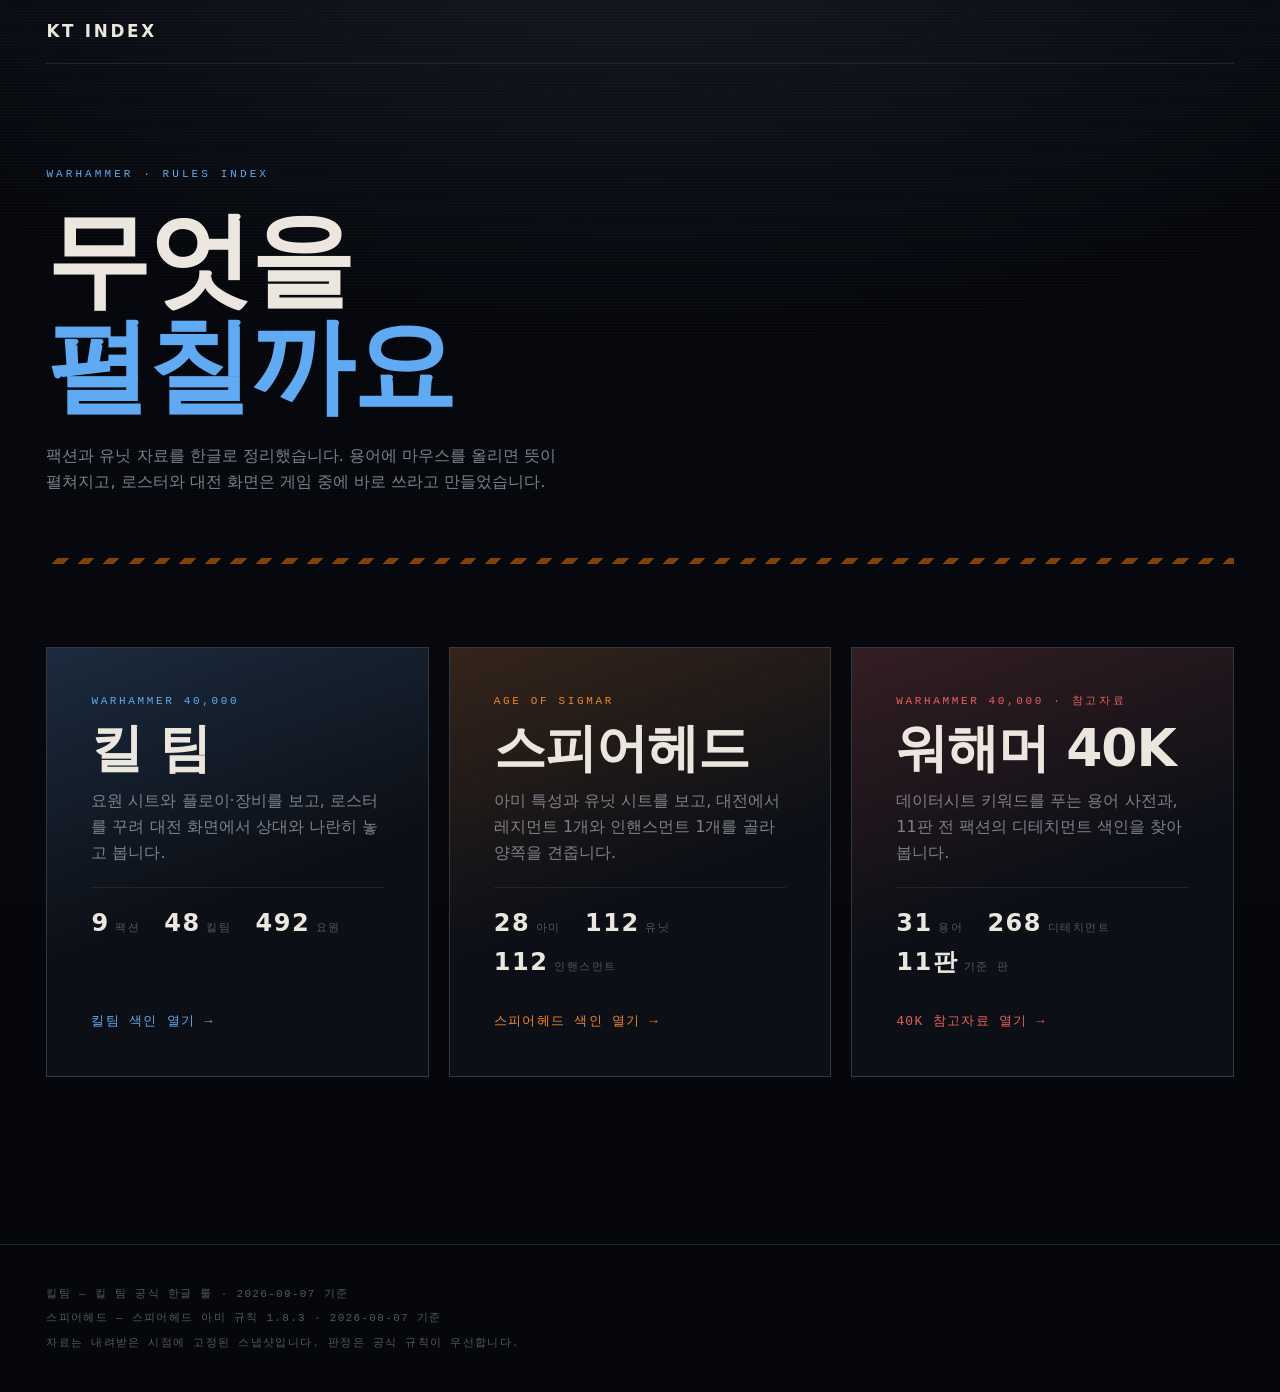
<file: public/index.html>
<!doctype html>
<html lang="ko">
  <head>
    <meta charset="utf-8" />
    <meta name="viewport" content="width=device-width, initial-scale=1" />
    <title>KT INDEX — 킬팀 · 스피어헤드 색인</title>
    <meta
      name="description"
      content="워해머 킬팀과 에이지 오브 시그마 스피어헤드의 팩션·유닛 자료를 한글로 찾아보는 색인."
    />
    <link rel="stylesheet" href="assets/css/tokens.css" />
    <link rel="stylesheet" href="assets/css/base.css" />
    <link rel="stylesheet" href="assets/css/components.css" />
  </head>
  <body>
    <header class="shell">
      <nav class="topbar" aria-label="주 메뉴">
        <a class="topbar__mark" href="index.html">KT INDEX</a>
      </nav>
    </header>

    <main class="shell" id="page">
      <section class="hero" aria-labelledby="hero-heading">
        <p class="eyebrow">Warhammer · Rules Index</p>
        <h1 class="hero__title" id="hero-heading">
          무엇을
          <em>펼칠까요</em>
        </h1>
        <p class="hero__lede">
          팩션과 유닛 자료를 한글로 정리했습니다. 용어에 마우스를 올리면 뜻이 펼쳐지고,
          로스터와 대전 화면은 게임 중에 바로 쓰라고 만들었습니다.
        </p>
      </section>

      <div class="hazard-rule" role="presentation"></div>

      <section class="section" aria-label="게임 고르기">
        <div class="game-grid">
          <a class="game-card" href="killteam.html" style="--accent: oklch(72% 0.13 250)">
            <p class="game-card__kicker">Warhammer 40,000</p>
            <h2 class="game-card__name">킬 팀</h2>
            <p class="game-card__desc">
              요원 시트와 플로이·장비를 보고, 로스터를 꾸려 대전 화면에서 상대와 나란히
              놓고 봅니다.
            </p>
            <div class="game-card__stats" id="kt-stats"></div>
            <span class="game-card__go">킬팀 색인 열기 →</span>
          </a>

          <a class="game-card" href="spearhead.html" style="--accent: oklch(72% 0.16 55)">
            <p class="game-card__kicker">Age of Sigmar</p>
            <h2 class="game-card__name">스피어헤드</h2>
            <p class="game-card__desc">
              아미 특성과 유닛 시트를 보고, 대전에서 레지먼트 1개와 인핸스먼트 1개를 골라
              양쪽을 견줍니다.
            </p>
            <div class="game-card__stats" id="aos-stats"></div>
            <span class="game-card__go">스피어헤드 색인 열기 →</span>
          </a>

          <a class="game-card" href="wh40k.html" style="--accent: oklch(66% 0.17 25)">
            <p class="game-card__kicker">Warhammer 40,000 · 참고자료</p>
            <h2 class="game-card__name">워해머 40K</h2>
            <p class="game-card__desc">
              데이터시트 키워드를 푸는 용어 사전과, 11판 전 팩션의 디테치먼트
              색인을 찾아봅니다.
            </p>
            <div class="game-card__stats" id="w40k-stats"></div>
            <span class="game-card__go">40K 참고자료 열기 →</span>
          </a>
        </div>
      </section>
    </main>

    <footer class="shell footer" id="site-footer"></footer>

    <script src="data/kt-data.js"></script>
    <script src="data/aos-data.js"></script>
    <script src="data/wh40k-data.js"></script>
    <script src="data/wh40k-detachments-data.js"></script>
    <script src="assets/js/page-home.js"></script>
  </body>
</html>
</file>
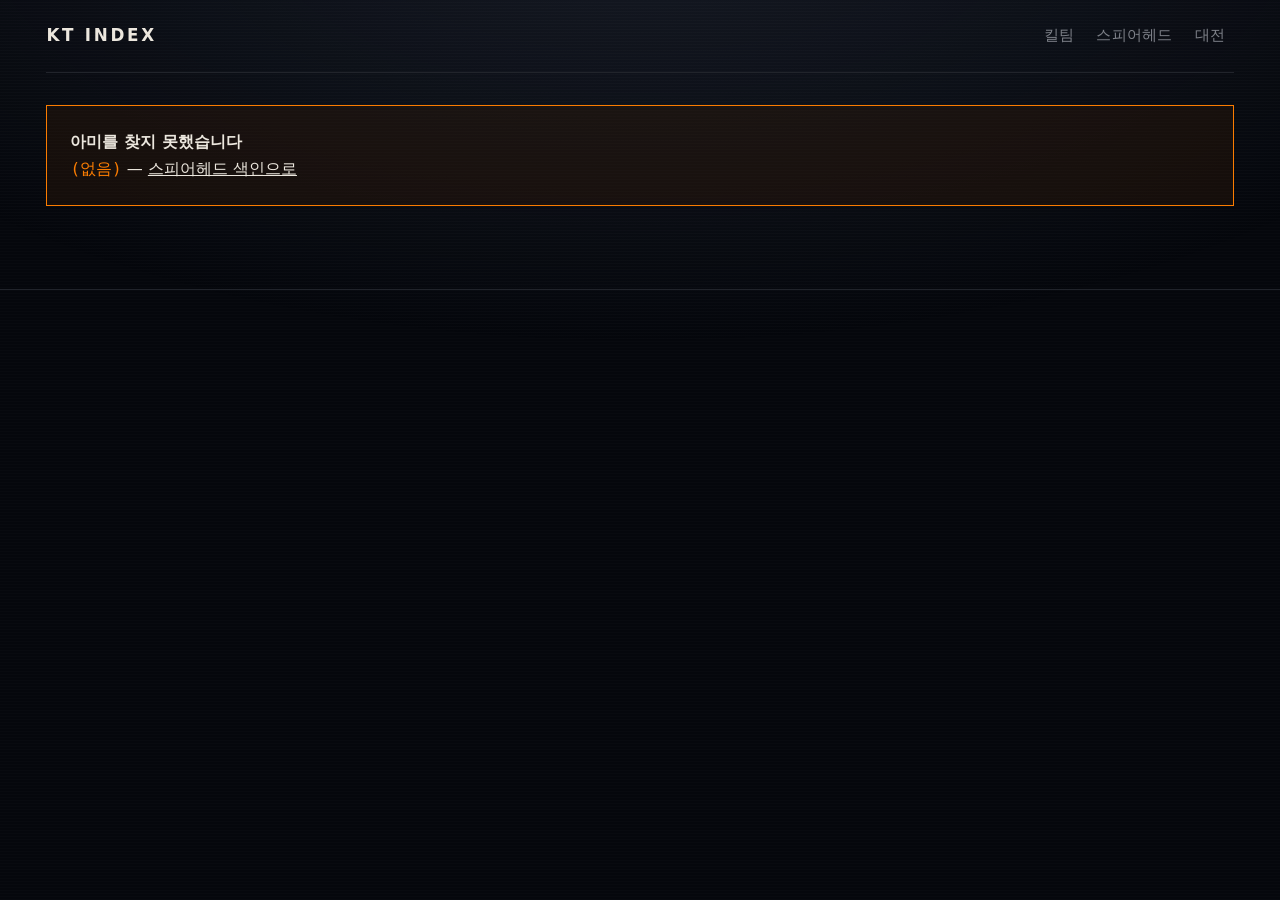
<file: public/army.html>
<!doctype html>
<html lang="ko">
  <head>
    <meta charset="utf-8" />
    <meta name="viewport" content="width=device-width, initial-scale=1" />
    <title>아미 — KT INDEX</title>
    <link rel="stylesheet" href="assets/css/tokens.css" />
    <link rel="stylesheet" href="assets/css/base.css" />
    <link rel="stylesheet" href="assets/css/components.css" />
  </head>
  <body>
    <header class="shell">
      <nav class="topbar" aria-label="주 메뉴">
        <a class="topbar__mark" href="index.html">KT INDEX</a>
        <div class="topbar__nav">
          <a href="killteam.html">킬팀</a>
          <a href="spearhead.html">스피어헤드</a>
          <a href="sh-versus.html">대전</a>
        </div>
      </nav>
    </header>

    <main class="shell" id="page">
      <section class="section--tight">
        <a class="backlink" href="spearhead.html">← 스피어헤드 색인</a>

        <div class="dossier">
          <p class="eyebrow" id="army-faction">–</p>
          <h1 class="dossier__title"><span id="army-name">–</span></h1>
          <div class="dossier__facts" id="army-facts"></div>
        </div>
      </section>

      <nav class="jumpbar" aria-label="구획 이동">
        <a href="#always">아미 특성</a>
        <a href="#regiment">레지먼트</a>
        <a href="#enhancement">인핸스먼트</a>
        <a href="#units">유닛</a>
      </nav>

      <section class="section" id="always" aria-labelledby="always-heading">
        <div class="section__head"><h2 id="always-heading">아미 특성</h2></div>
        <div id="always-body"></div>
      </section>

      <section class="section" id="regiment" aria-labelledby="regiment-heading">
        <div class="section__head">
          <h2 id="regiment-heading">레지먼트 어빌리티</h2>
          <span class="section__count">게임 중 <span id="regiment-count">–</span>개 중 1개 선택</span>
        </div>
        <div id="regiment-body"></div>
      </section>

      <section class="section" id="enhancement" aria-labelledby="enhancement-heading">
        <div class="section__head">
          <h2 id="enhancement-heading">인핸스먼트</h2>
          <span class="section__count">게임 중 <span id="enhancement-count">–</span>개 중 1개 선택</span>
        </div>
        <div id="enhancement-body"></div>
      </section>

      <section class="section" id="units" aria-labelledby="units-heading">
        <div class="section__head">
          <h2 id="units-heading">유닛</h2>
          <span class="section__count"><span id="unit-count">–</span>종</span>
        </div>
        <div class="op-list" id="unit-list"></div>
      </section>
    </main>

    <footer class="shell footer" id="site-footer"></footer>

    <script src="data/aos-data.js"></script>
    <script src="assets/js/aos-store.js"></script>
    <script src="assets/js/page-army.js"></script>
  </body>
</html>
</file>
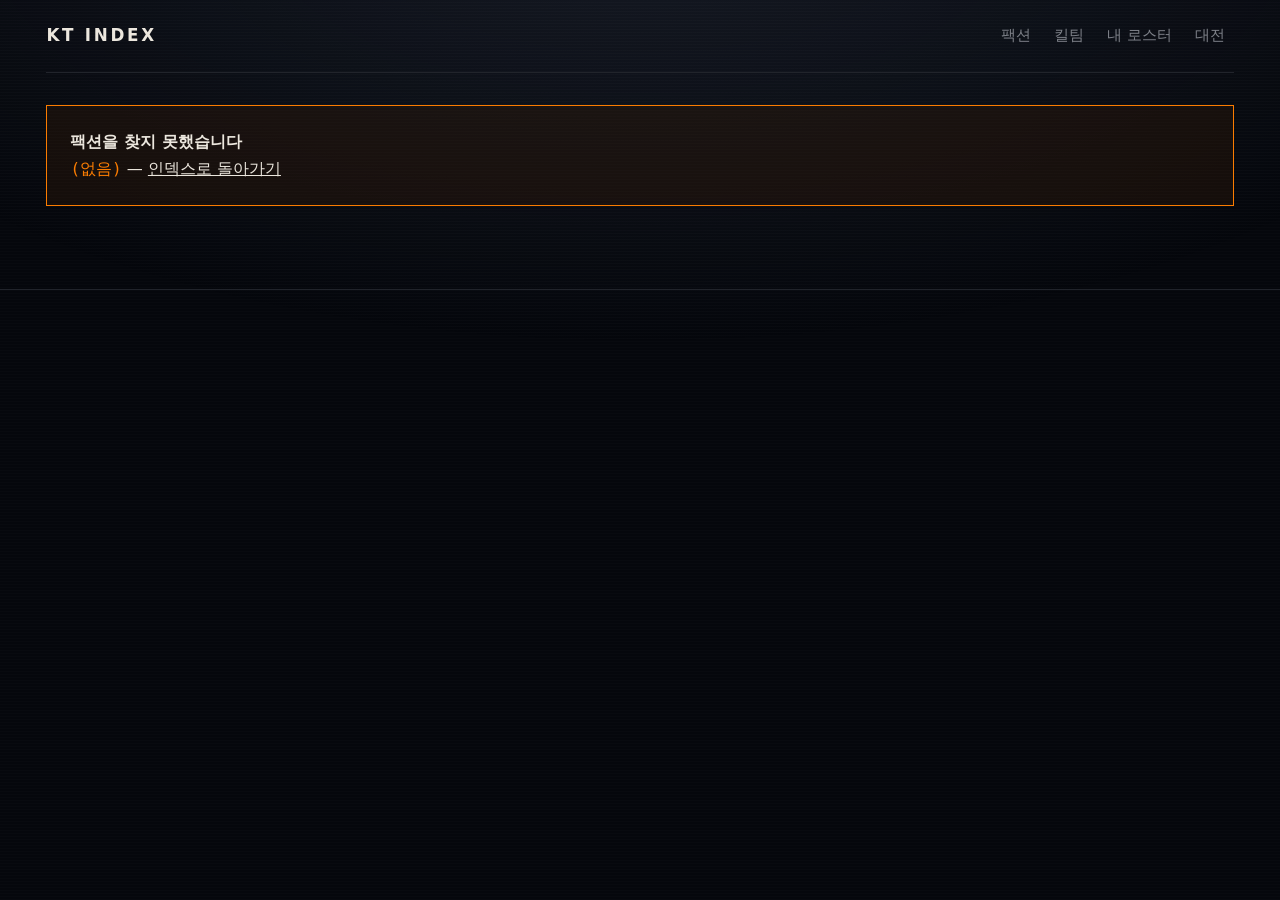
<file: public/faction.html>
<!doctype html>
<html lang="ko">
  <head>
    <meta charset="utf-8" />
    <meta name="viewport" content="width=device-width, initial-scale=1" />
    <title>팩션 — KT INDEX</title>
    <link rel="stylesheet" href="assets/css/tokens.css" />
    <link rel="stylesheet" href="assets/css/base.css" />
    <link rel="stylesheet" href="assets/css/components.css" />
  </head>
  <body>
    <header class="shell">
      <nav class="topbar" aria-label="주 메뉴">
        <a class="topbar__mark" href="index.html">KT INDEX</a>
        <div class="topbar__nav">
          <a href="killteam.html">팩션</a>
          <a href="killteam.html#kill-teams">킬팀</a>
          <a href="roster.html">내 로스터</a>
          <a href="versus.html">대전</a>
        </div>
      </nav>
    </header>

    <main class="shell" id="page">
      <section class="section--tight" aria-labelledby="faction-heading">
        <a class="backlink" href="killteam.html">← 팩션 색인</a>

        <h1 class="hero__title" id="faction-heading" style="font-size: var(--text-title)">
          <span id="faction-name-ko">–</span>
          <em id="faction-name-en">–</em>
        </h1>
        <div class="dossier__facts" id="faction-facts"></div>
      </section>

      <div class="hazard-rule" role="presentation"></div>

      <section class="section" aria-labelledby="teams-heading">
        <div class="section__head">
          <h2 id="teams-heading">소속 킬팀</h2>
          <span class="section__count" id="team-count">–</span>
        </div>
        <div class="team-grid" id="team-grid"></div>
      </section>
    </main>

    <footer class="shell footer" id="site-footer"></footer>

    <script src="data/kt-data.js"></script>
    <script src="assets/js/store.js"></script>
    <script src="assets/js/page-faction.js"></script>
  </body>
</html>
</file>
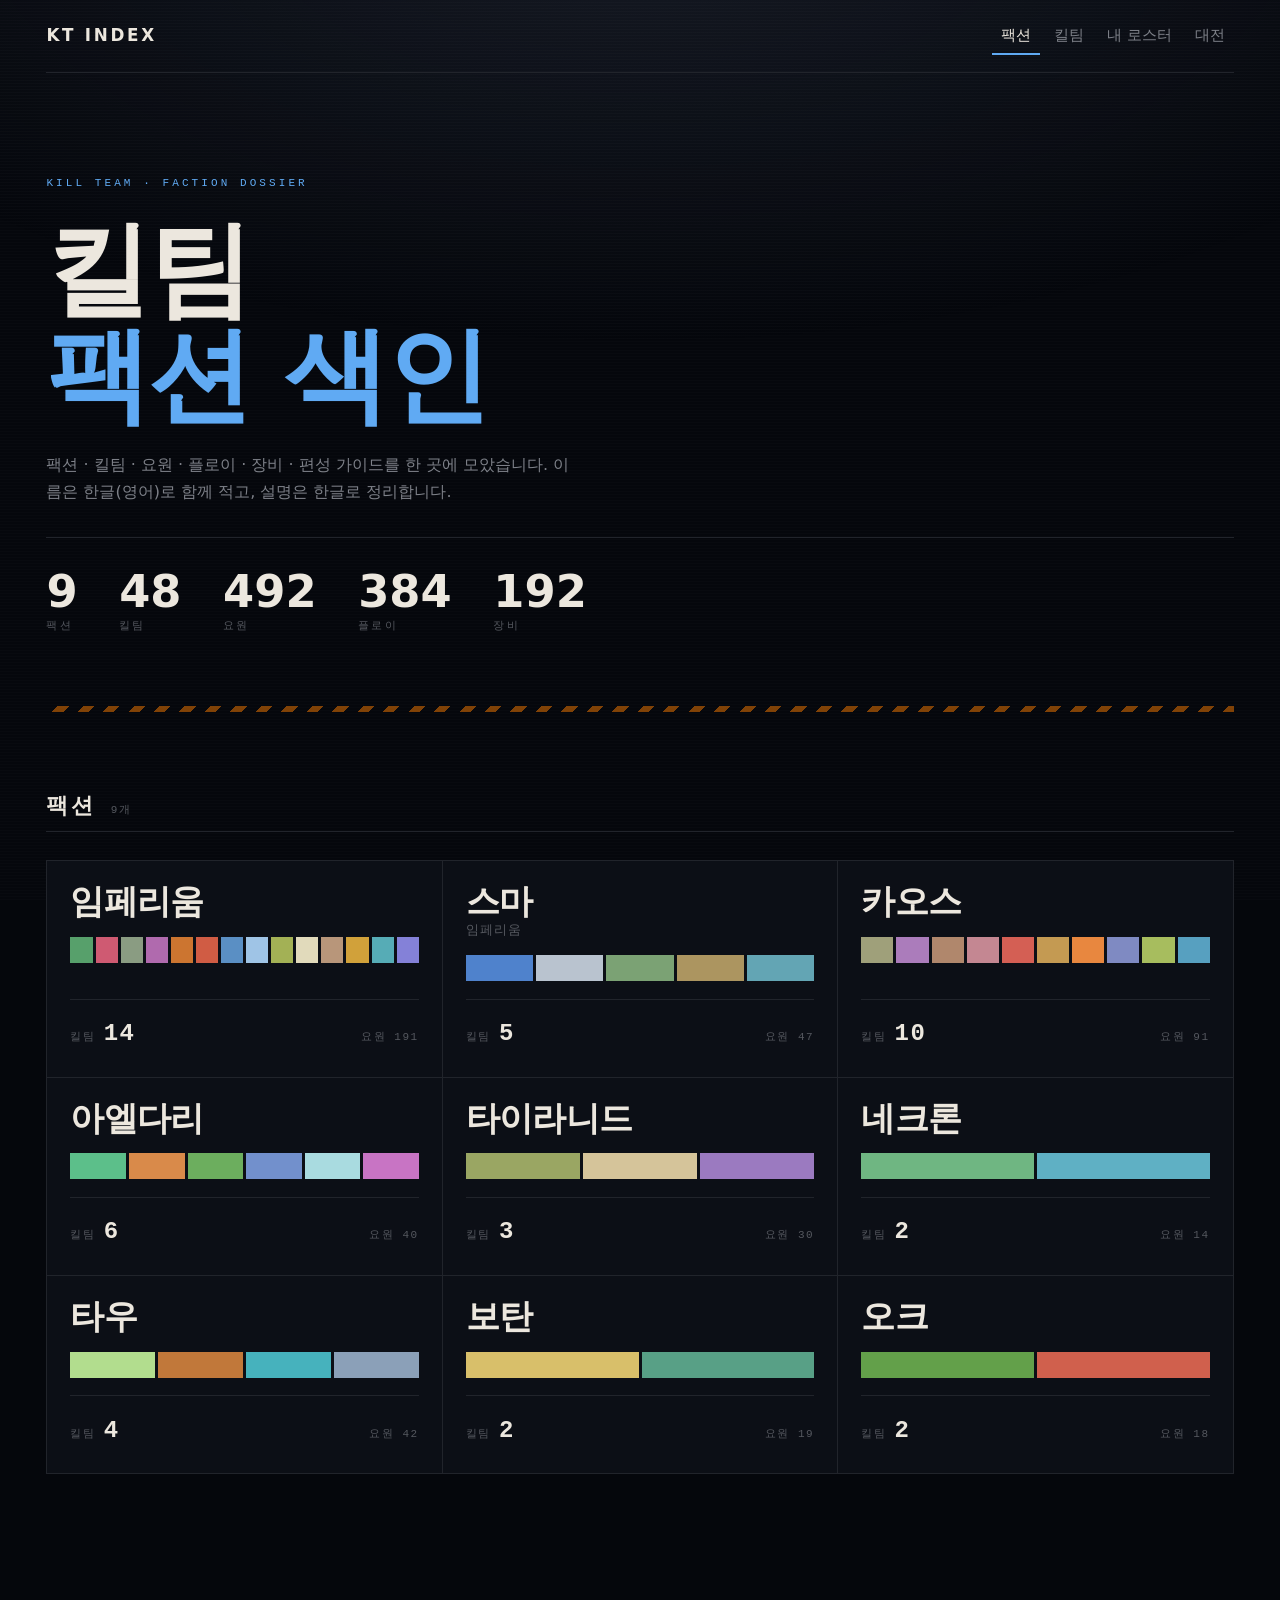
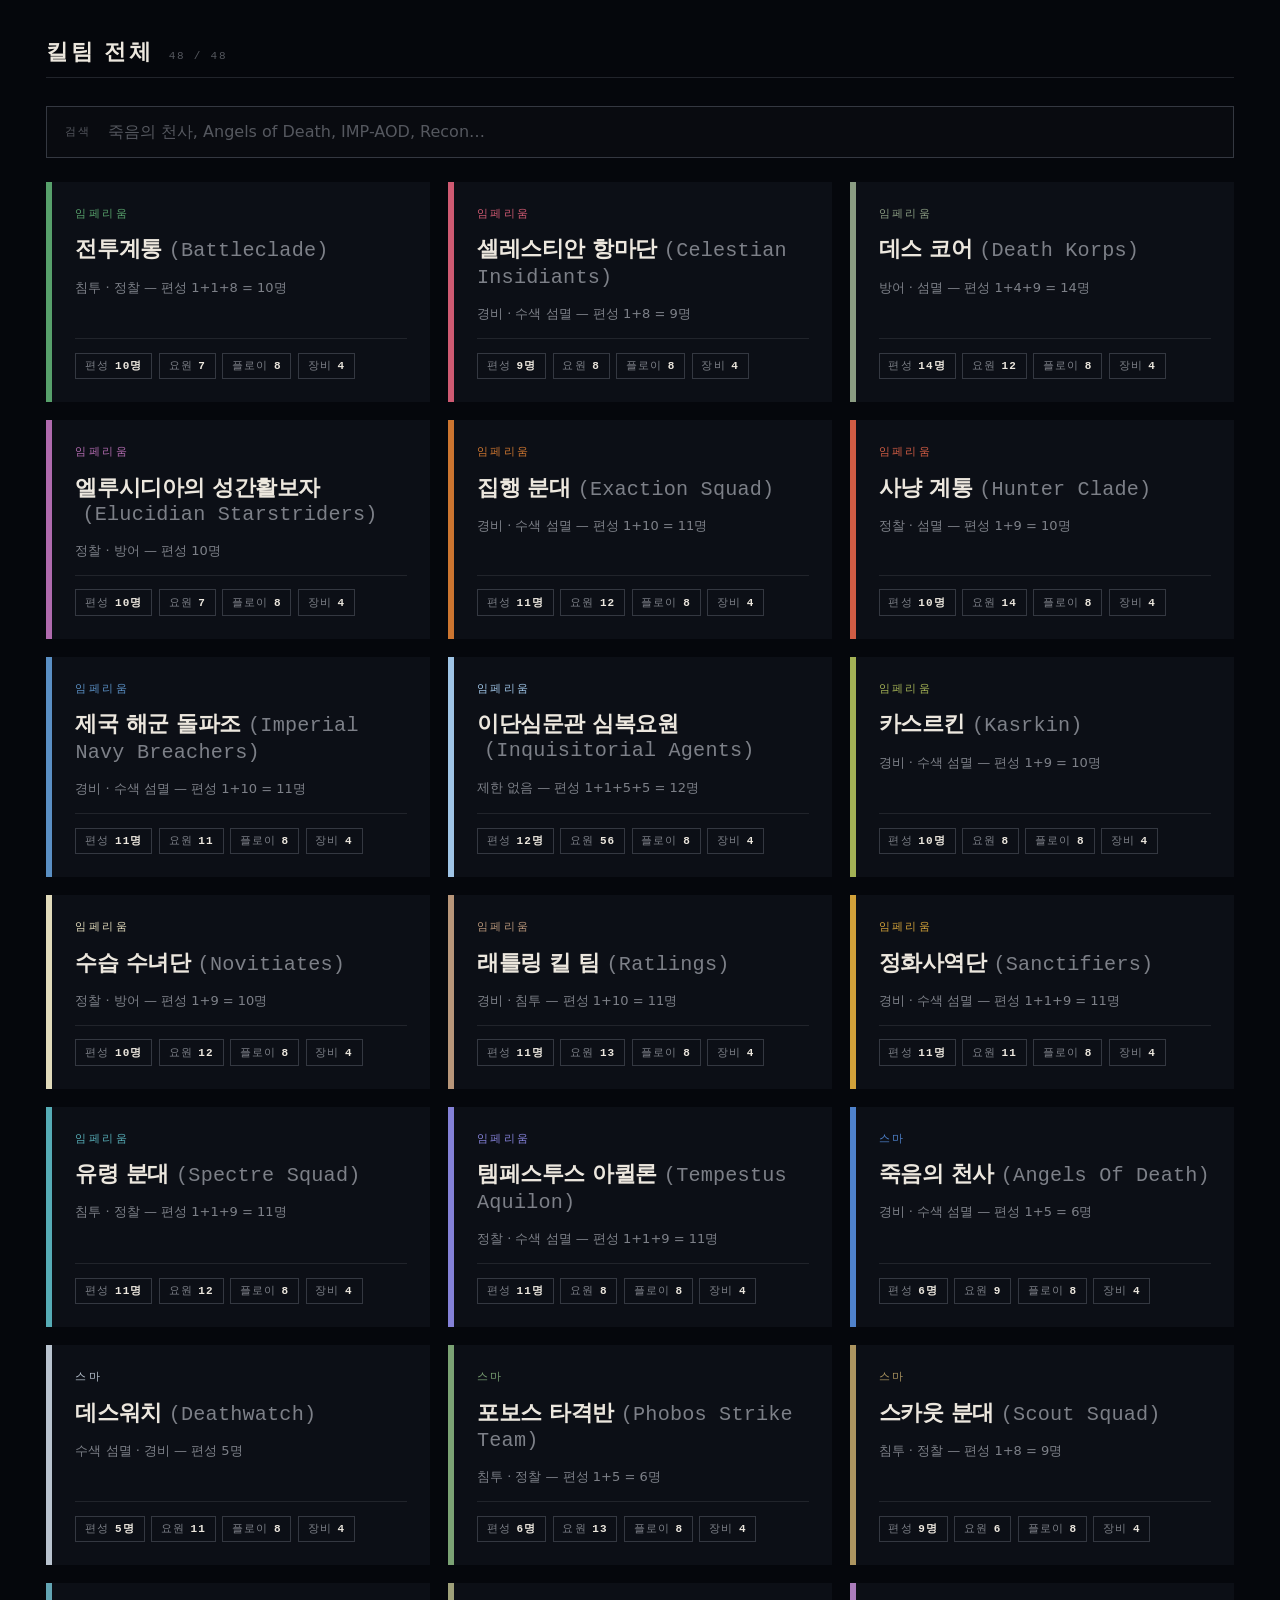
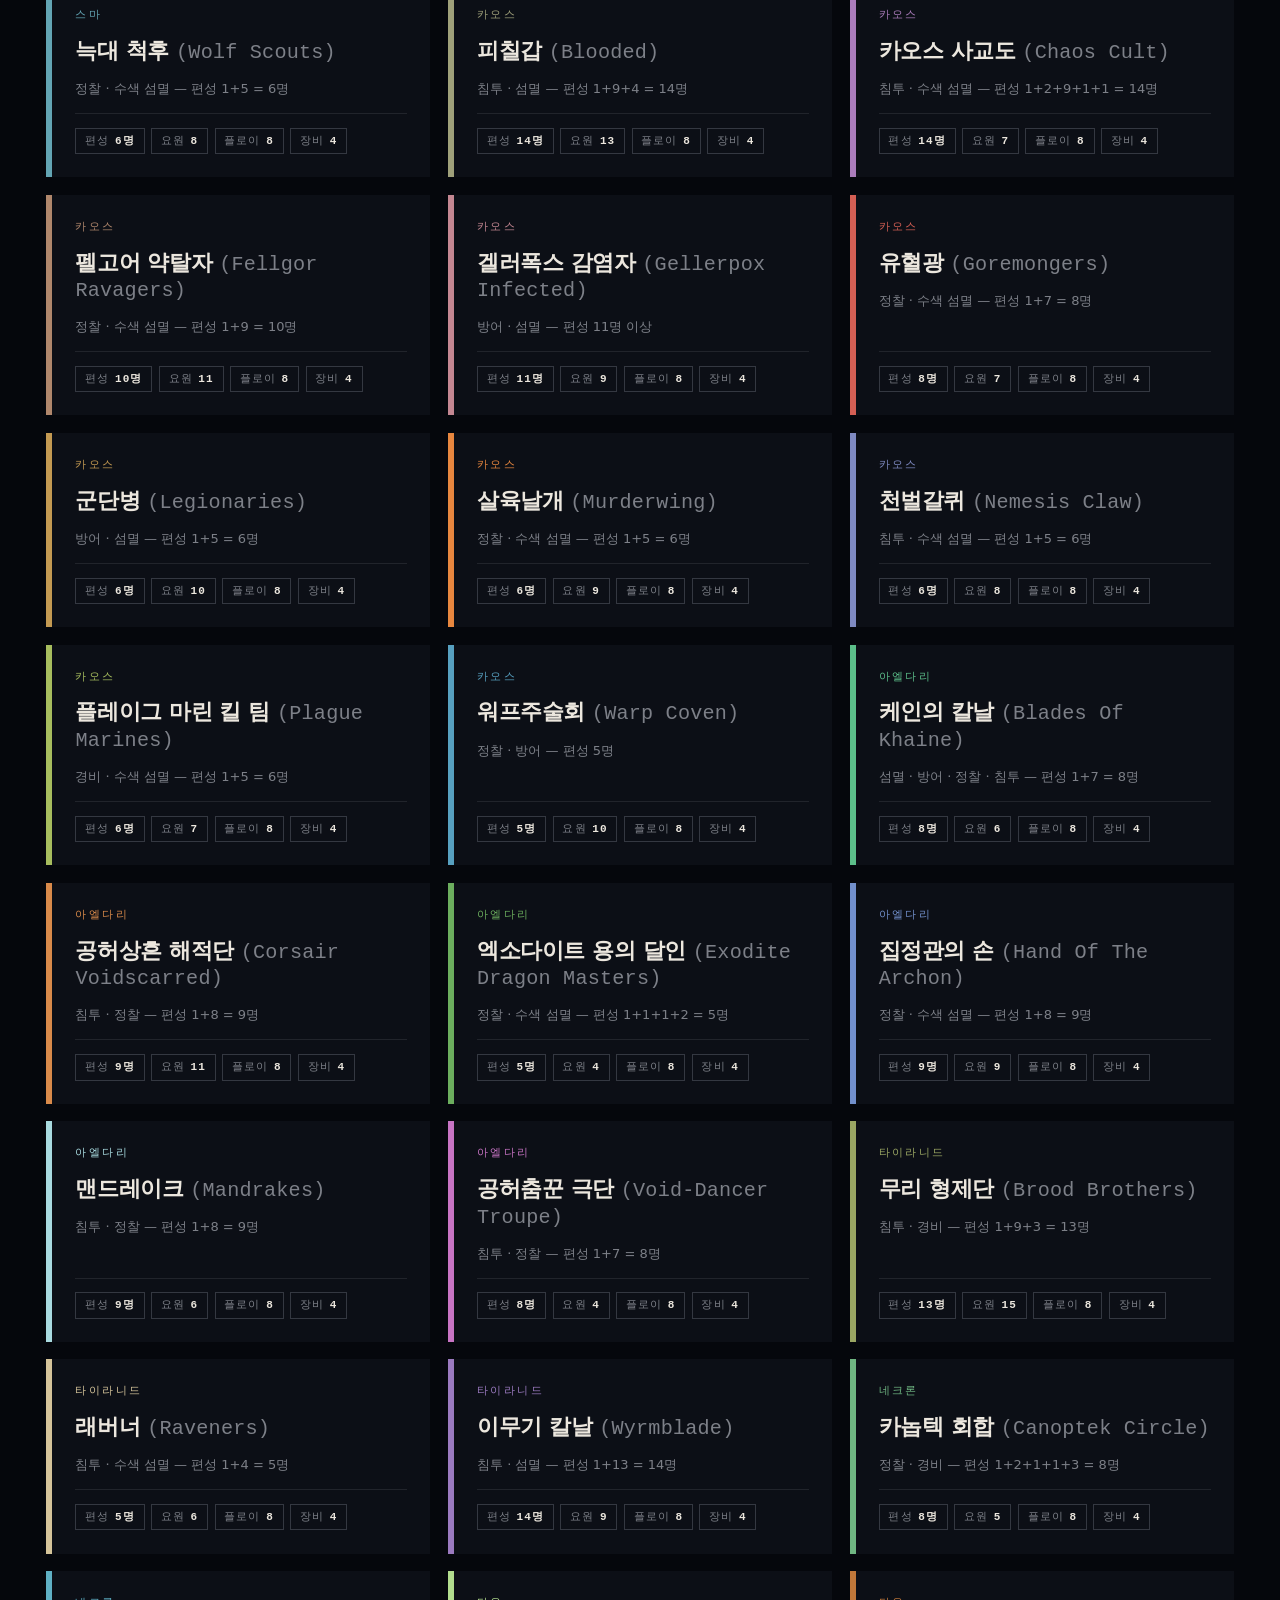
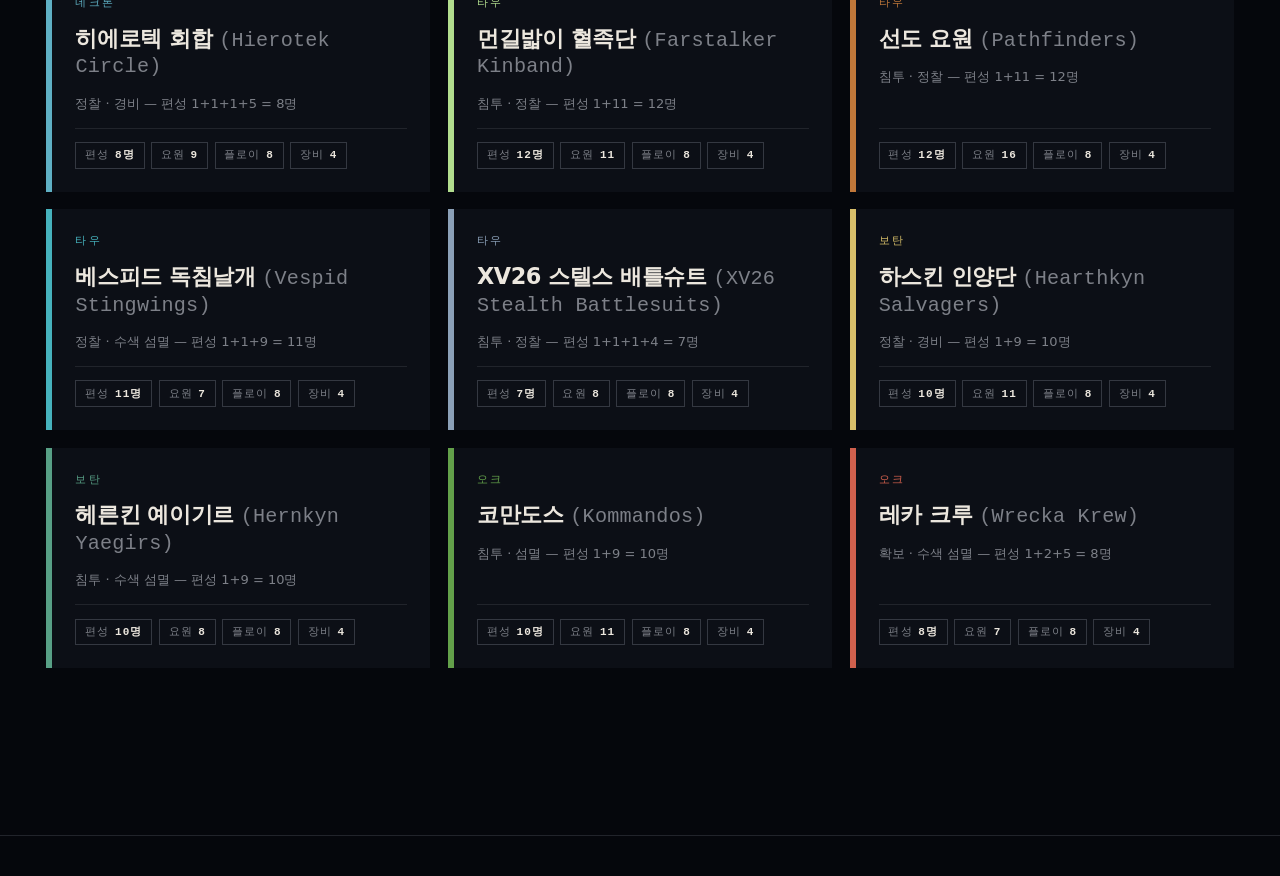
<file: public/killteam.html>
<!doctype html>
<html lang="ko">
  <head>
    <meta charset="utf-8" />
    <meta name="viewport" content="width=device-width, initial-scale=1" />
    <title>킬팀 — KT INDEX</title>
    <meta
      name="description"
      content="킬팀 팩션 9개 · 킬팀 48개 · 요원 492명을 한 곳에서 찾아보는 색인."
    />
    <link rel="stylesheet" href="assets/css/tokens.css" />
    <link rel="stylesheet" href="assets/css/base.css" />
    <link rel="stylesheet" href="assets/css/components.css" />
  </head>
  <body>
    <header class="shell">
      <nav class="topbar" aria-label="주 메뉴">
        <a class="topbar__mark" href="index.html">KT INDEX</a>
        <div class="topbar__nav">
          <a href="killteam.html" aria-current="page">팩션</a>
          <a href="#kill-teams">킬팀</a>
          <a href="roster.html">내 로스터</a>
          <a href="versus.html">대전</a>
        </div>
      </nav>
    </header>

    <main class="shell" id="page">
      <section class="hero" aria-labelledby="hero-heading">
        <p class="eyebrow">Kill Team · Faction Dossier</p>
        <h1 class="hero__title" id="hero-heading">
          킬팀
          <em>팩션 색인</em>
        </h1>
        <p class="hero__lede">
          팩션 · 킬팀 · 요원 · 플로이 · 장비 · 편성 가이드를 한 곳에 모았습니다.
          이름은 한글(영어)로 함께 적고, 설명은 한글로 정리합니다.
        </p>
        <div class="hero__stats" id="hero-stats"></div>
      </section>

      <div class="hazard-rule" role="presentation"></div>

      <section class="section" aria-labelledby="factions-heading">
        <div class="section__head">
          <h2 id="factions-heading">팩션</h2>
          <span class="section__count">9개</span>
        </div>
        <div class="faction-grid" id="faction-grid"></div>
      </section>

      <section class="section" id="kill-teams" aria-labelledby="teams-heading">
        <div class="section__head">
          <h2 id="teams-heading">킬팀 전체</h2>
          <span class="section__count" id="team-count">–</span>
        </div>

        <div class="search">
          <label for="search-input">검색</label>
          <input
            id="search-input"
            type="search"
            autocomplete="off"
            placeholder="죽음의 천사, Angels of Death, IMP-AOD, Recon…"
          />
        </div>

        <div class="team-grid" id="team-results" style="margin-top: 1.5rem"></div>
      </section>
    </main>

    <footer class="shell footer" id="site-footer"></footer>

    <script src="data/kt-data.js"></script>
    <script src="assets/js/store.js"></script>
    <script src="assets/js/page-index.js"></script>
  </body>
</html>
</file>
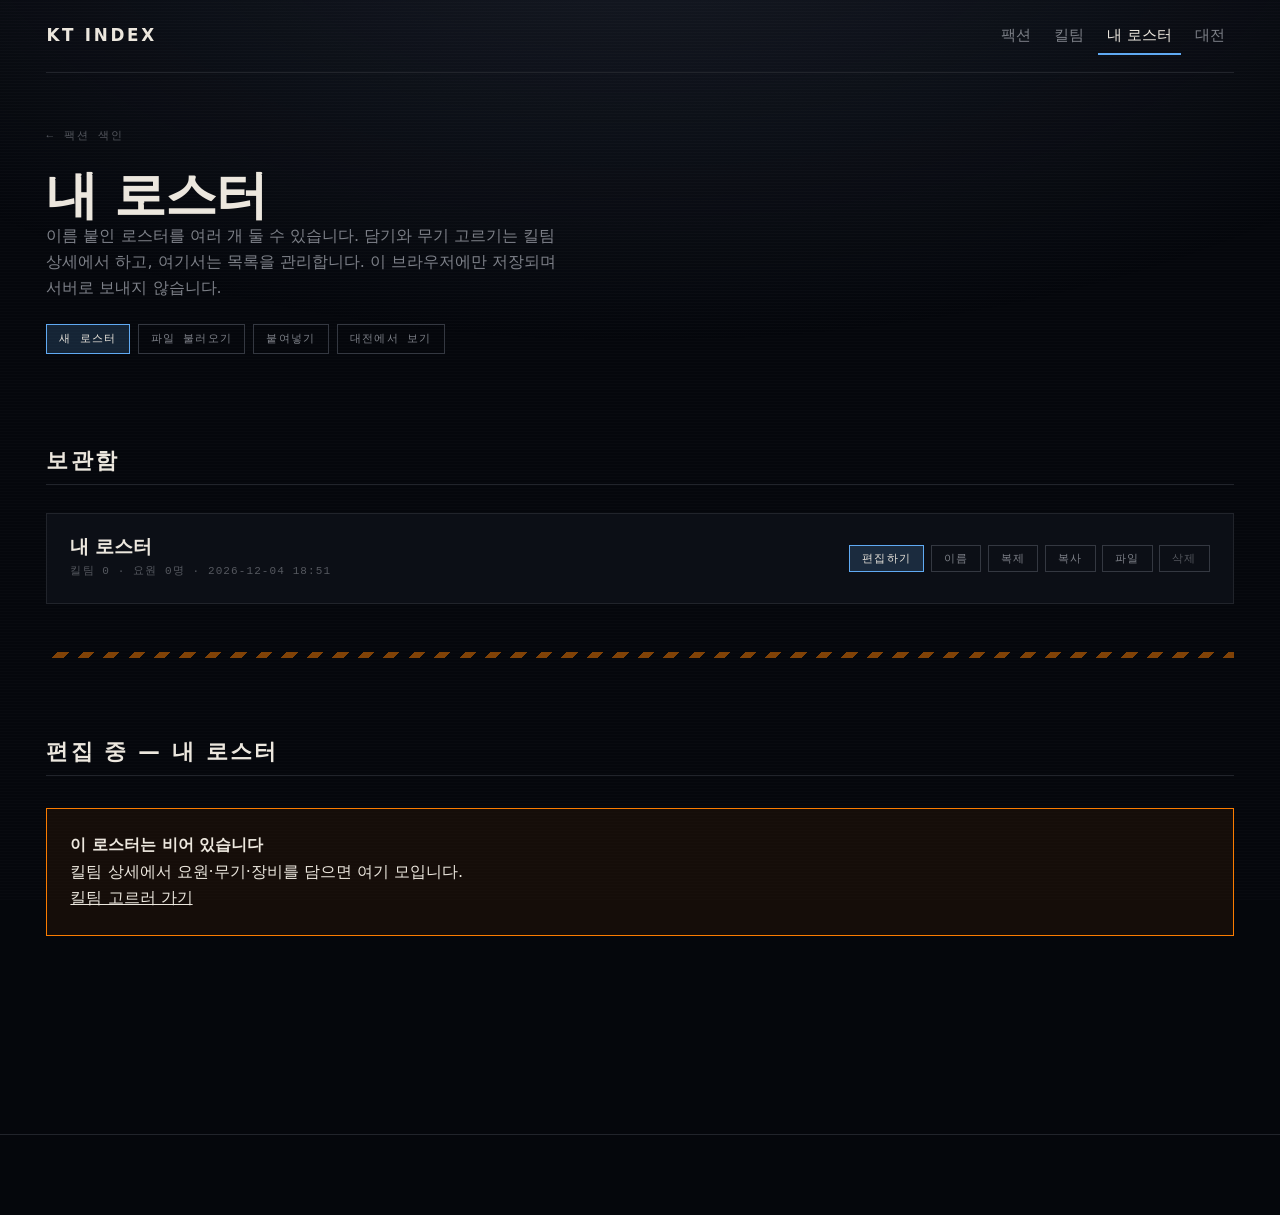
<file: public/roster.html>
<!doctype html>
<html lang="ko">
  <head>
    <meta charset="utf-8" />
    <meta name="viewport" content="width=device-width, initial-scale=1" />
    <title>내 로스터 — KT INDEX</title>
    <link rel="stylesheet" href="assets/css/tokens.css" />
    <link rel="stylesheet" href="assets/css/base.css" />
    <link rel="stylesheet" href="assets/css/components.css" />
  </head>
  <body>
    <header class="shell">
      <nav class="topbar" aria-label="주 메뉴">
        <a class="topbar__mark" href="index.html">KT INDEX</a>
        <div class="topbar__nav">
          <a href="killteam.html">팩션</a>
          <a href="killteam.html#kill-teams">킬팀</a>
          <a href="roster.html" aria-current="page">내 로스터</a>
          <a href="versus.html">대전</a>
        </div>
      </nav>
    </header>

    <main class="shell" id="page">
      <section class="section--tight" aria-labelledby="roster-heading">
        <a class="backlink" href="killteam.html">← 팩션 색인</a>

        <h1 class="hero__title" id="roster-heading" style="font-size: var(--text-title)">
          내 로스터
        </h1>
        <p class="hero__lede">
          이름 붙인 로스터를 여러 개 둘 수 있습니다. 담기와 무기 고르기는 킬팀 상세에서
          하고, 여기서는 목록을 관리합니다. 이 브라우저에만 저장되며 서버로 보내지 않습니다.
        </p>
        <p class="versus-notice" id="roster-notice"></p>
        <div class="dossier__facts" id="library-actions"></div>
      </section>

      <section class="section--tight" aria-labelledby="library-heading">
        <div class="section__head">
          <h2 id="library-heading">보관함</h2>
        </div>
        <div class="library-list" id="library-list"></div>
      </section>

      <div class="hazard-rule" role="presentation"></div>

      <section class="section" aria-labelledby="active-heading">
        <div class="section__head">
          <h2 id="active-heading">편집 중 — <span id="roster-active-name">—</span></h2>
        </div>
        <div id="roster-body"></div>
      </section>
    </main>

    <footer class="shell footer" id="site-footer"></footer>

    <script src="data/kt-data.js"></script>
    <script src="assets/js/store.js"></script>
    <script src="assets/js/roster.js"></script>
    <script src="assets/js/render-roster.js"></script>
    <script src="assets/js/json-io.js"></script>
    <script src="assets/js/page-roster.js"></script>
  </body>
</html>
</file>
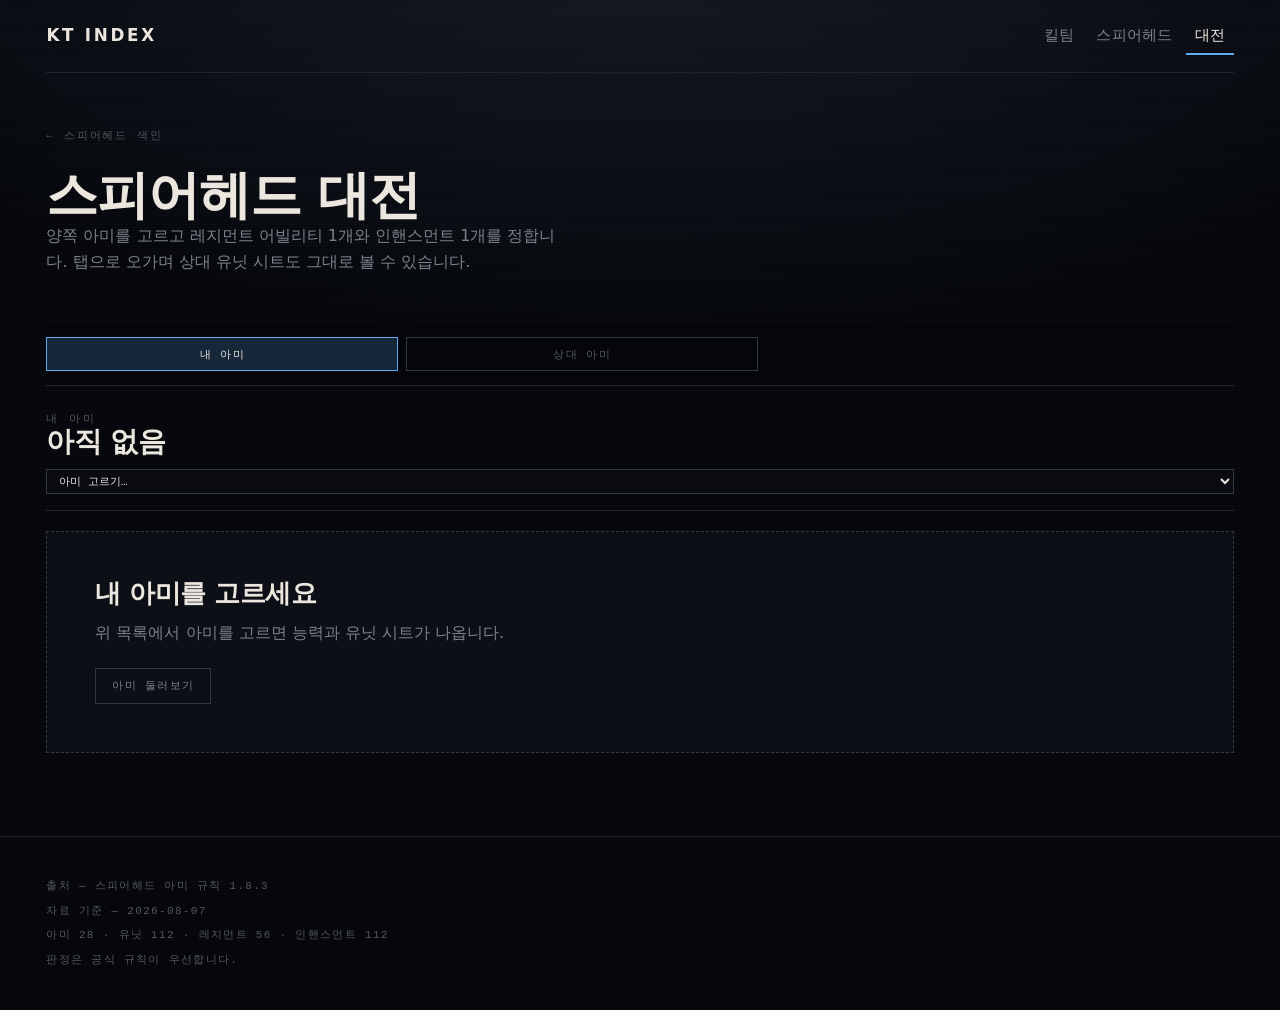
<file: public/sh-versus.html>
<!doctype html>
<html lang="ko">
  <head>
    <meta charset="utf-8" />
    <meta name="viewport" content="width=device-width, initial-scale=1" />
    <title>스피어헤드 대전 — KT INDEX</title>
    <link rel="stylesheet" href="assets/css/tokens.css" />
    <link rel="stylesheet" href="assets/css/base.css" />
    <link rel="stylesheet" href="assets/css/components.css" />
  </head>
  <body>
    <header class="shell">
      <nav class="topbar" aria-label="주 메뉴">
        <a class="topbar__mark" href="index.html">KT INDEX</a>
        <div class="topbar__nav">
          <a href="killteam.html">킬팀</a>
          <a href="spearhead.html">스피어헤드</a>
          <a href="sh-versus.html" aria-current="page">대전</a>
        </div>
      </nav>
    </header>

    <main class="shell" id="page">
      <section class="section--tight" aria-labelledby="versus-heading">
        <a class="backlink" href="spearhead.html">← 스피어헤드 색인</a>

        <h1 class="hero__title" id="versus-heading" style="font-size: var(--text-title)">
          스피어헤드 대전
        </h1>
        <p class="hero__lede">
          양쪽 아미를 고르고 레지먼트 어빌리티 1개와 인핸스먼트 1개를 정합니다. 탭으로
          오가며 상대 유닛 시트도 그대로 볼 수 있습니다.
        </p>
      </section>

      <div class="versus-tabs" id="versus-tabs" role="tablist" aria-label="보는 쪽 고르기"></div>

      <div class="versus-grid" id="versus-grid"></div>
    </main>

    <footer class="shell footer" id="site-footer"></footer>

    <script src="data/aos-data.js"></script>
    <script src="assets/js/aos-store.js"></script>
    <script src="assets/js/page-sh-versus.js"></script>
  </body>
</html>
</file>
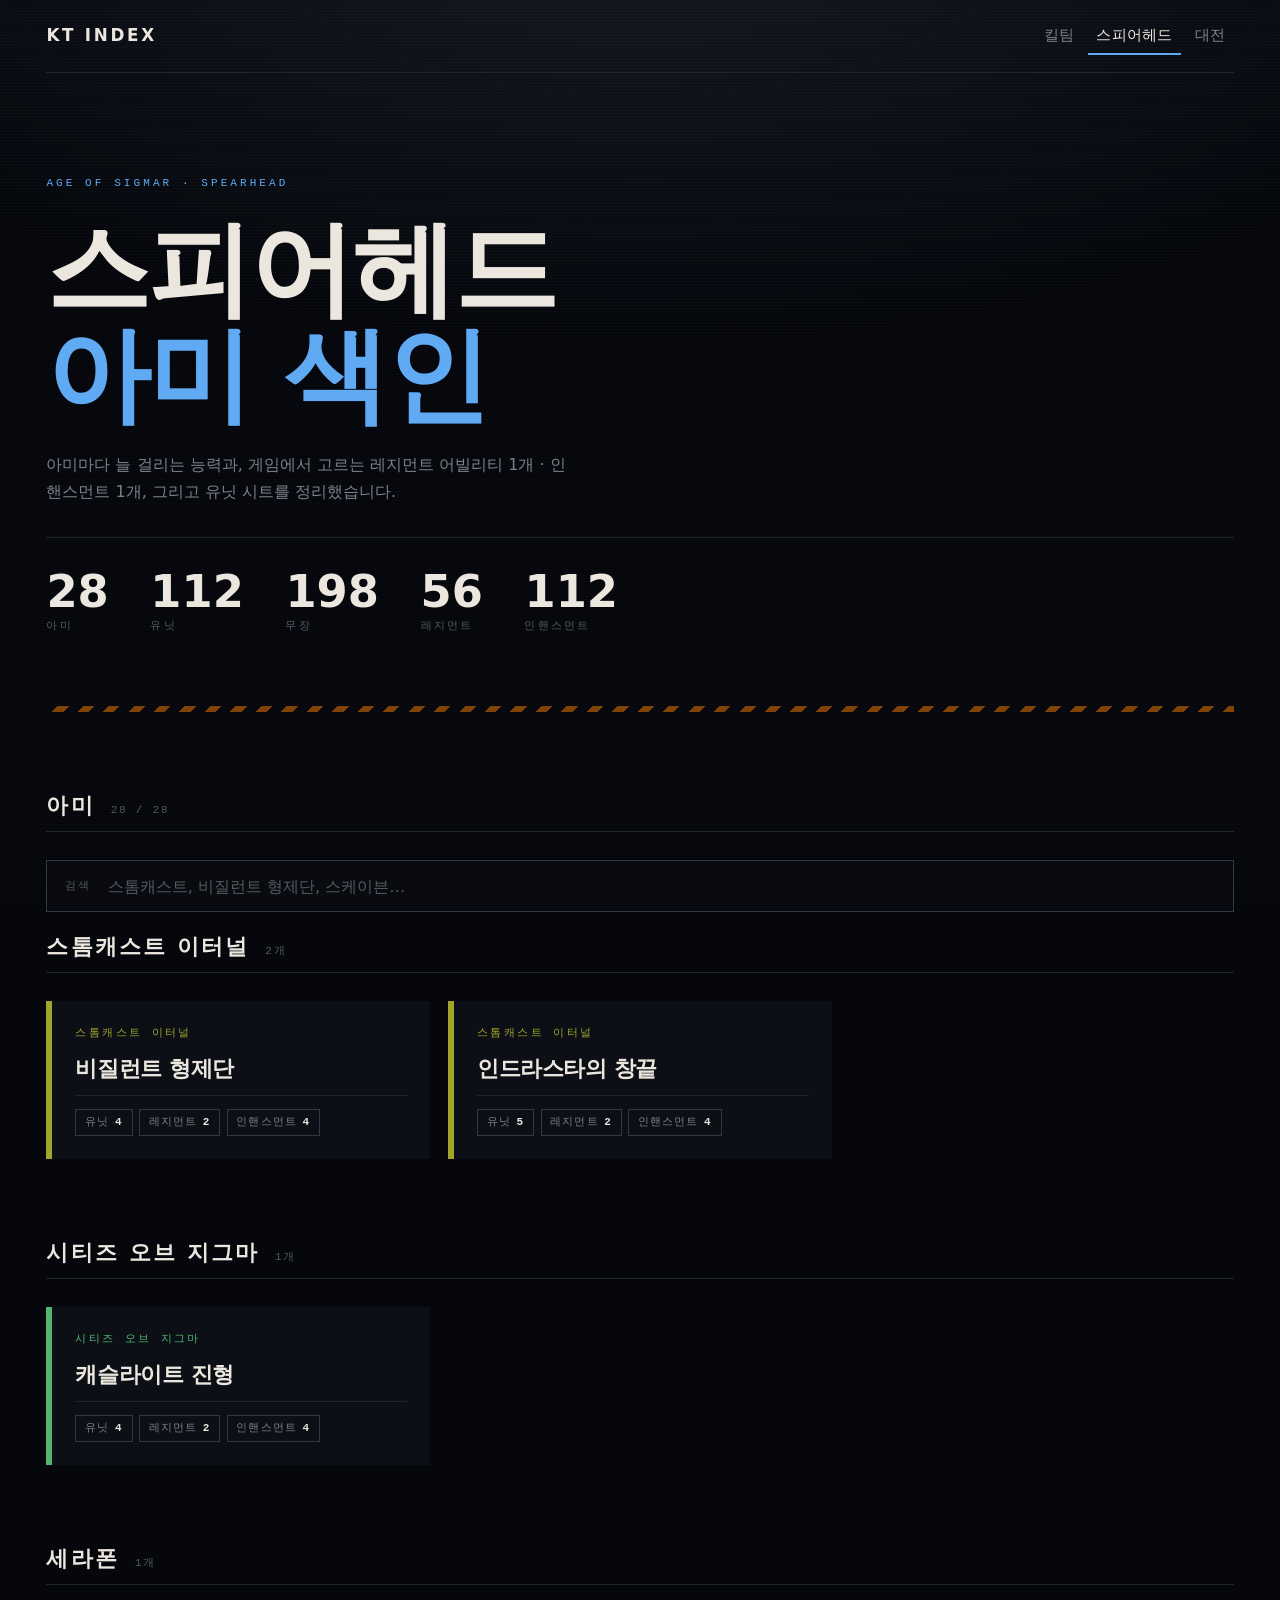
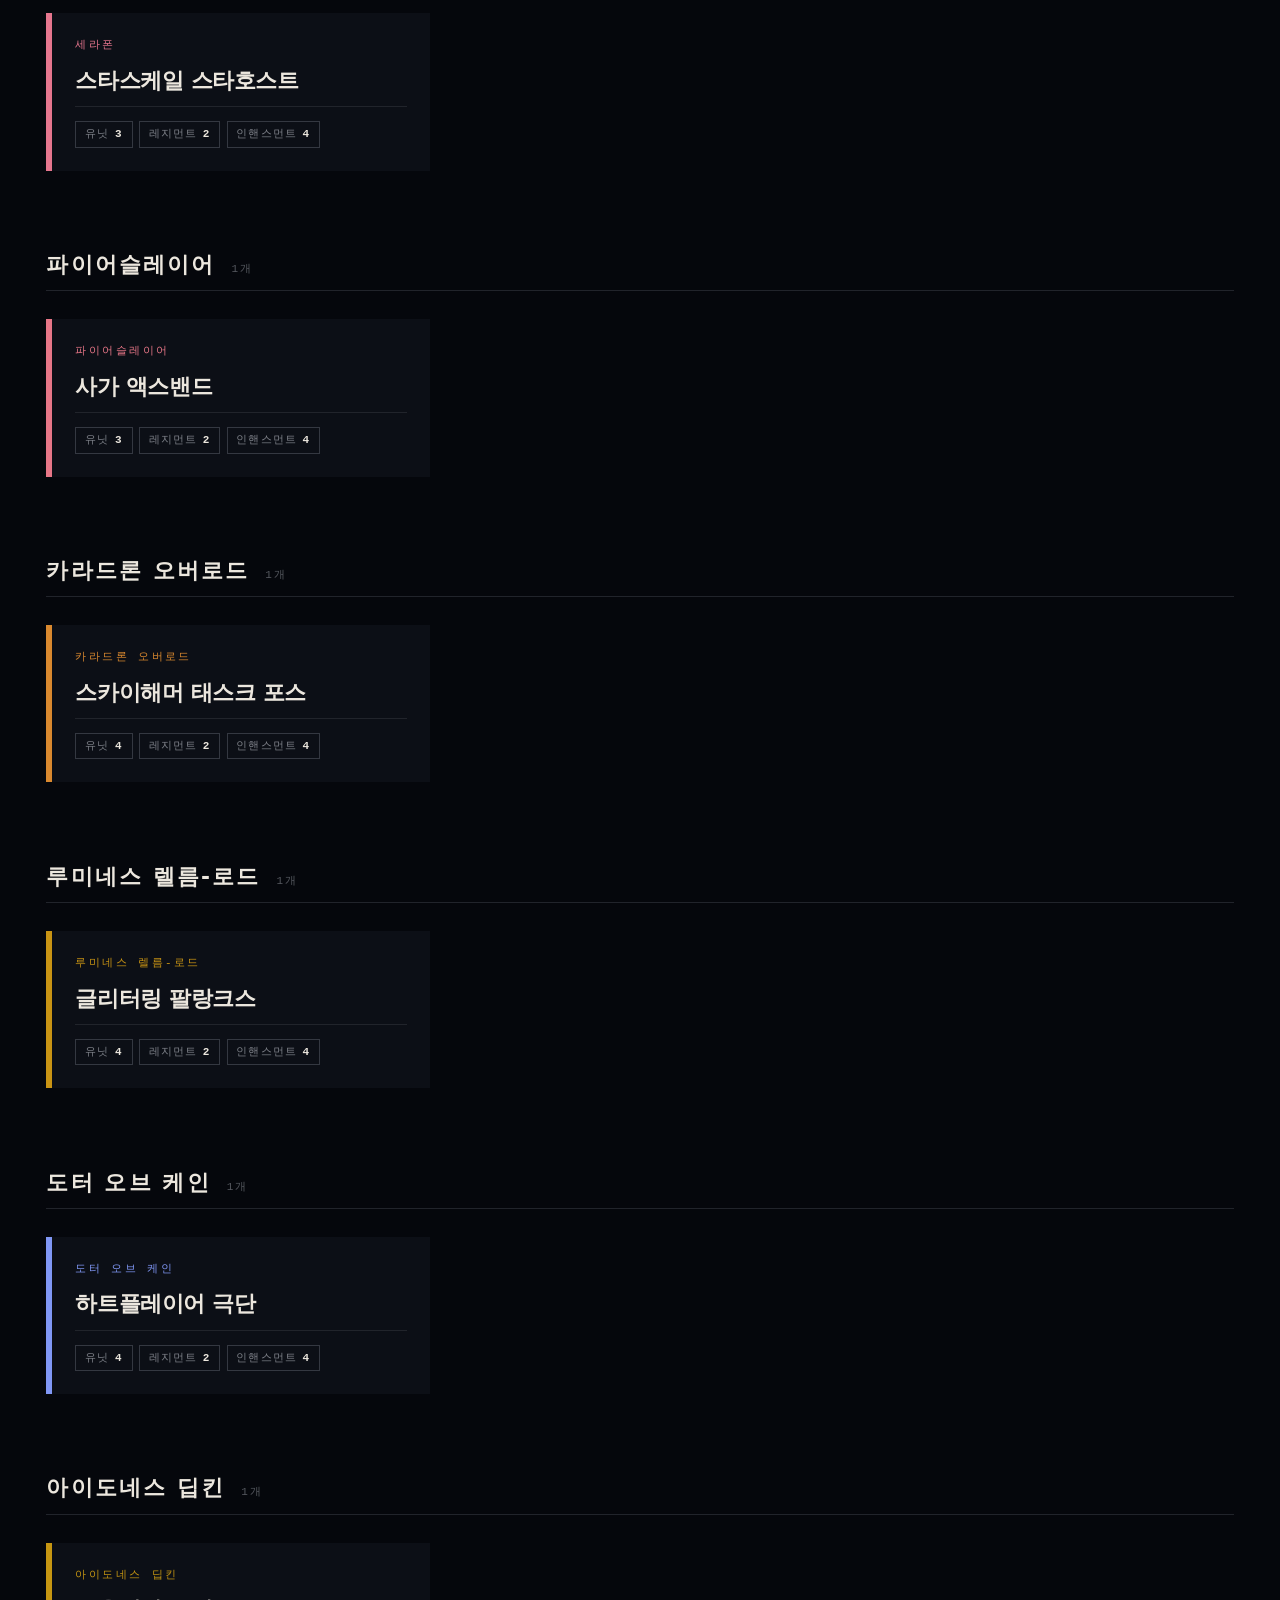
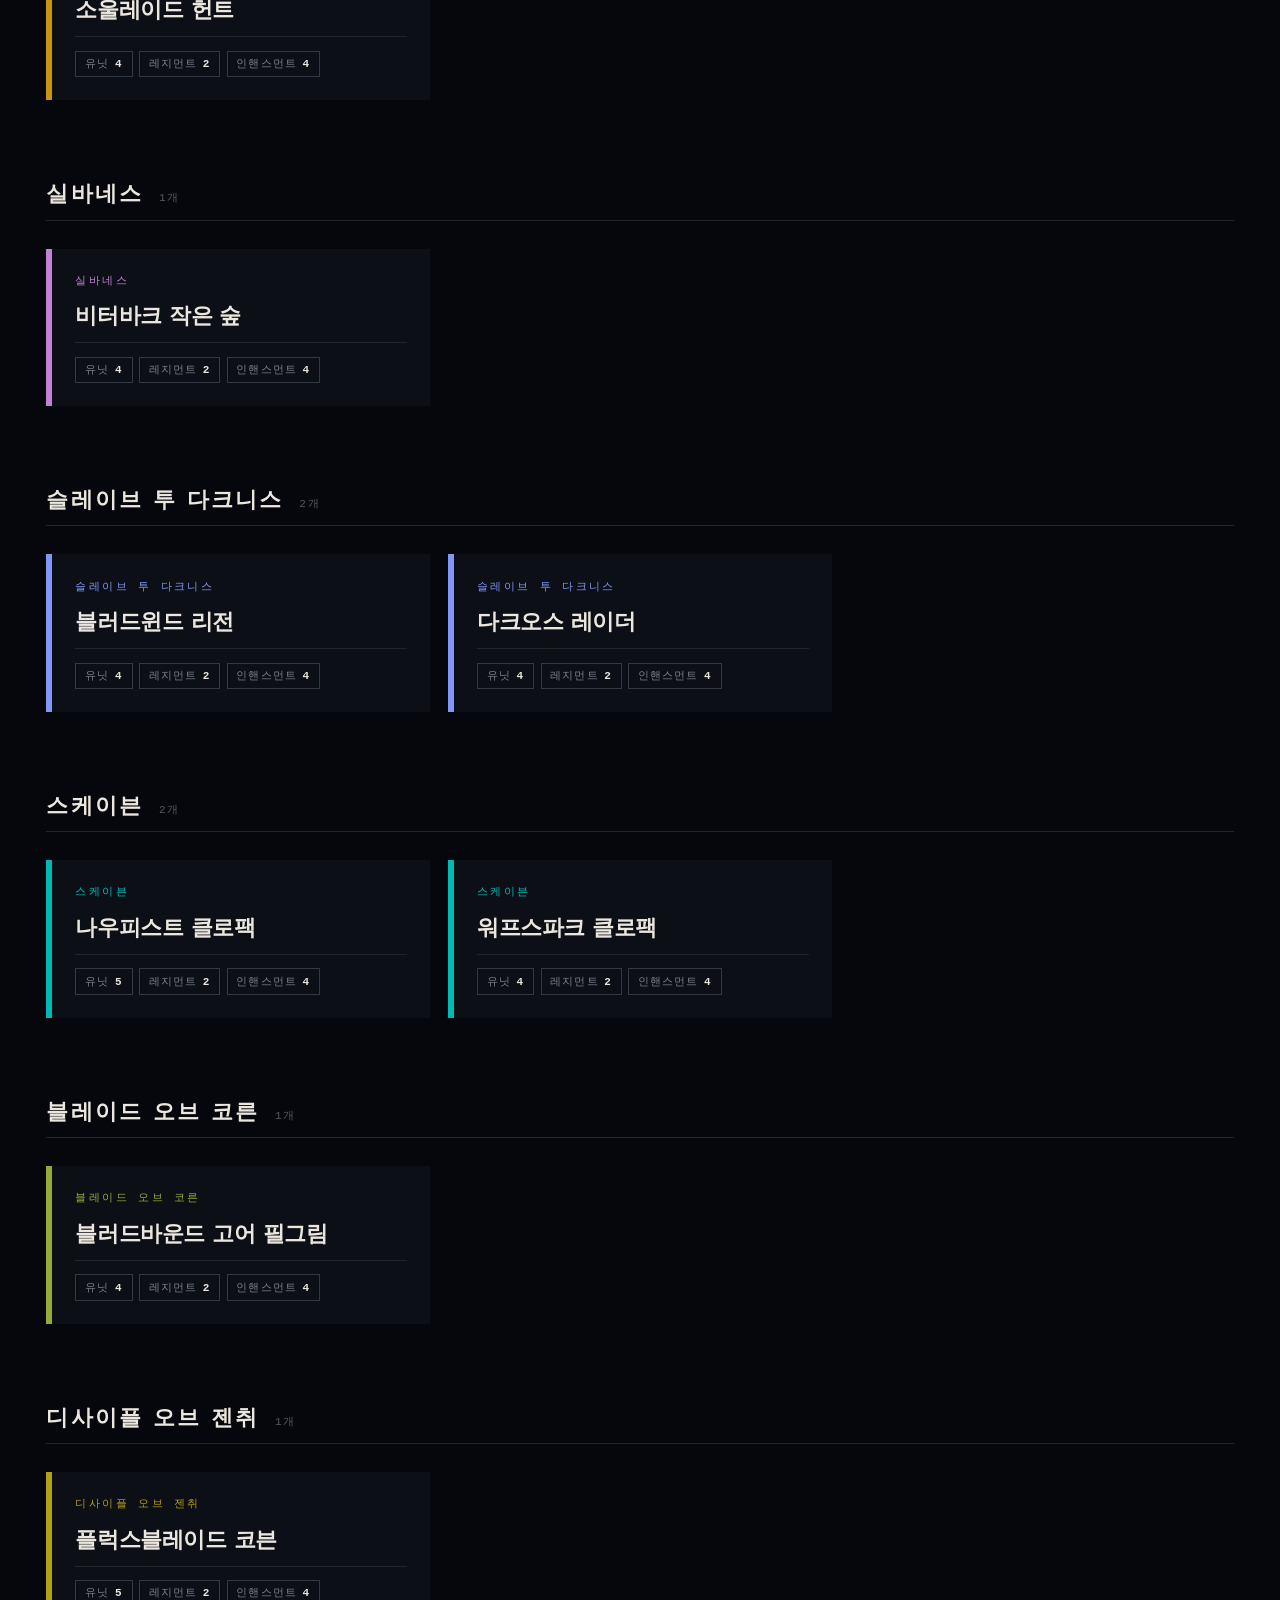
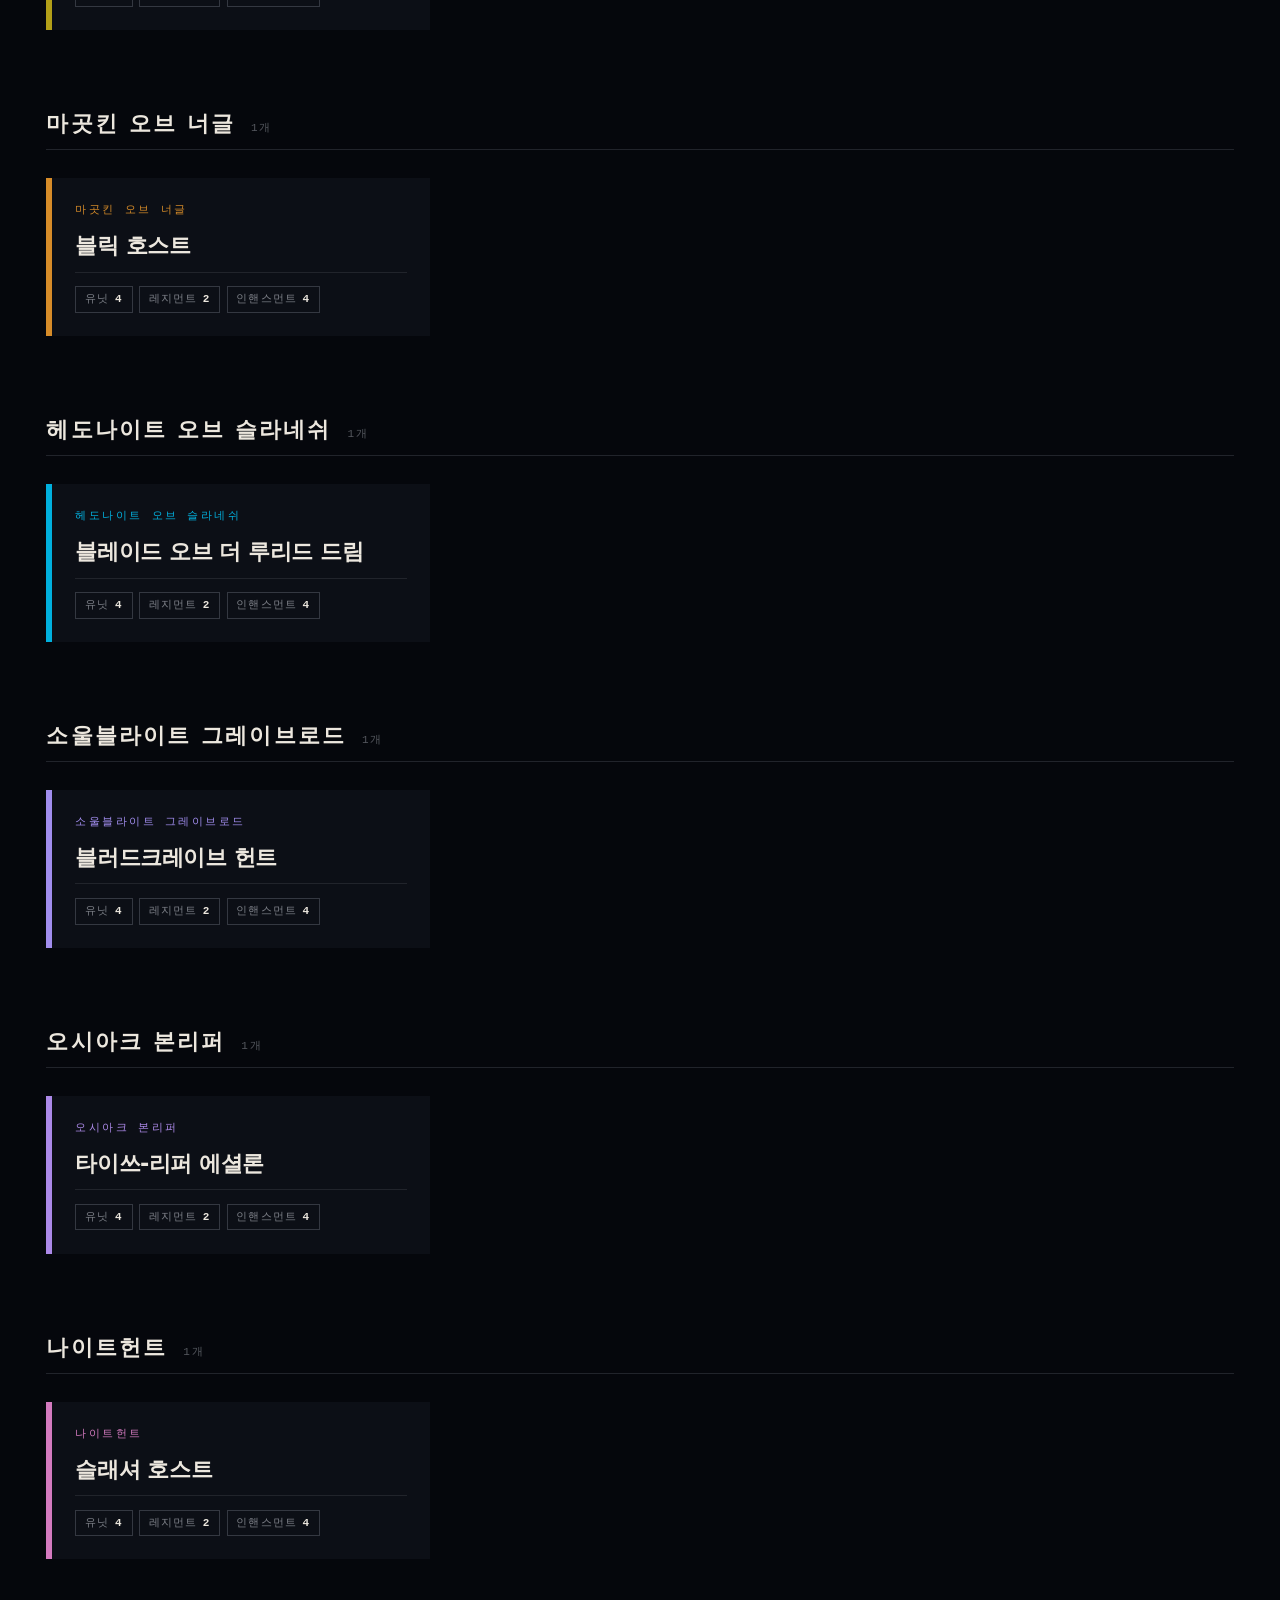
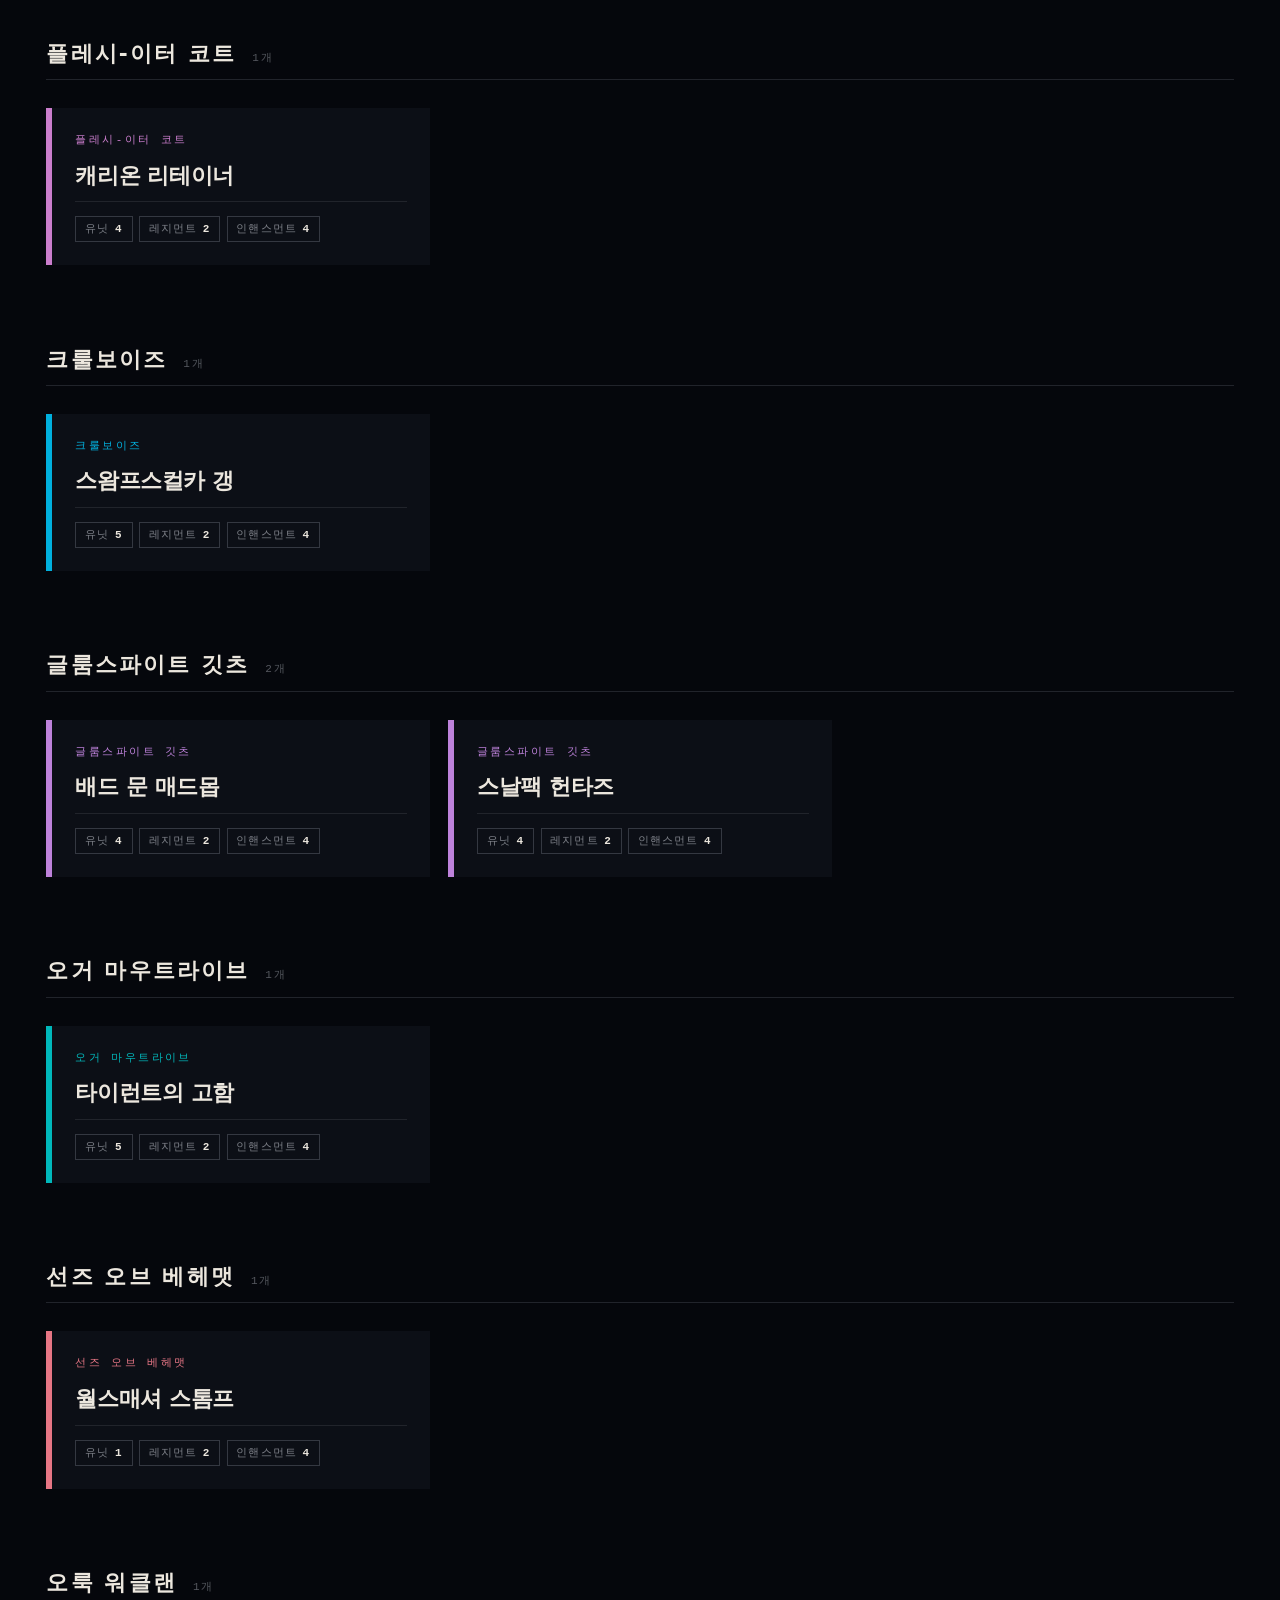
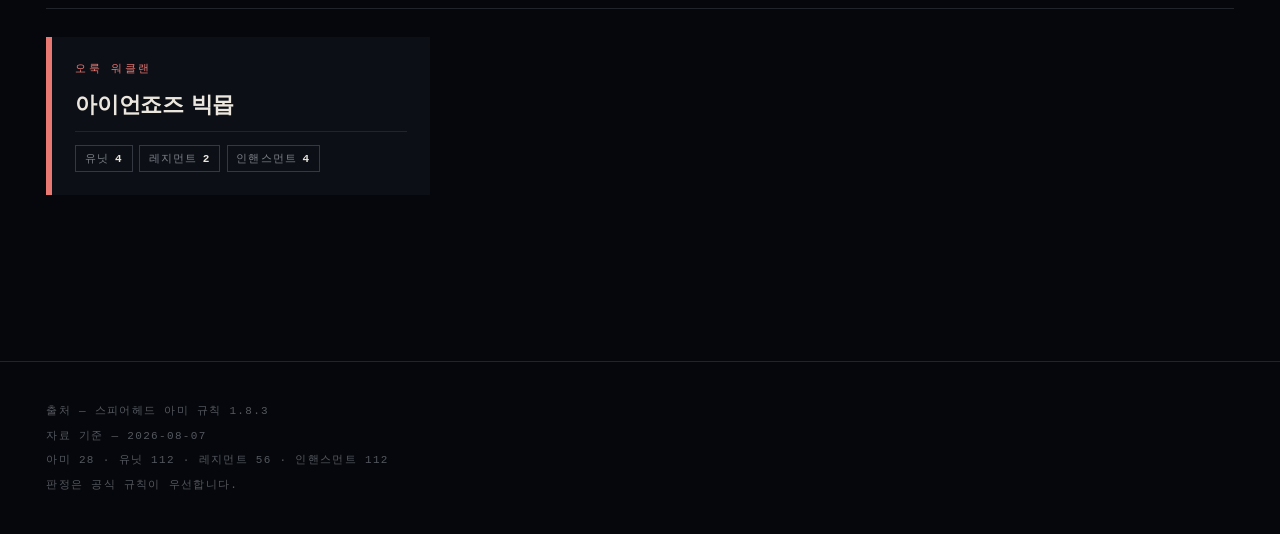
<file: public/spearhead.html>
<!doctype html>
<html lang="ko">
  <head>
    <meta charset="utf-8" />
    <meta name="viewport" content="width=device-width, initial-scale=1" />
    <title>스피어헤드 — KT INDEX</title>
    <meta name="description" content="에이지 오브 시그마 스피어헤드 아미 28개를 팩션별로 찾아보는 색인." />
    <link rel="stylesheet" href="assets/css/tokens.css" />
    <link rel="stylesheet" href="assets/css/base.css" />
    <link rel="stylesheet" href="assets/css/components.css" />
  </head>
  <body>
    <header class="shell">
      <nav class="topbar" aria-label="주 메뉴">
        <a class="topbar__mark" href="index.html">KT INDEX</a>
        <div class="topbar__nav">
          <a href="killteam.html">킬팀</a>
          <a href="spearhead.html" aria-current="page">스피어헤드</a>
          <a href="sh-versus.html">대전</a>
        </div>
      </nav>
    </header>

    <main class="shell" id="page">
      <section class="hero" aria-labelledby="hero-heading">
        <p class="eyebrow">Age of Sigmar · Spearhead</p>
        <h1 class="hero__title" id="hero-heading">
          스피어헤드
          <em>아미 색인</em>
        </h1>
        <p class="hero__lede">
          아미마다 늘 걸리는 능력과, 게임에서 고르는 레지먼트 어빌리티 1개 · 인핸스먼트 1개,
          그리고 유닛 시트를 정리했습니다.
        </p>
        <div class="hero__stats" id="hero-stats"></div>
      </section>

      <div class="hazard-rule" role="presentation"></div>

      <section class="section" aria-labelledby="armies-heading">
        <div class="section__head">
          <h2 id="armies-heading">아미</h2>
          <span class="section__count" id="army-count">–</span>
        </div>

        <div class="search">
          <label for="search-input">검색</label>
          <input id="search-input" type="search" autocomplete="off" placeholder="스톰캐스트, 비질런트 형제단, 스케이븐…" />
        </div>

        <div id="army-results" style="margin-top: 1.5rem"></div>
      </section>
    </main>

    <footer class="shell footer" id="site-footer"></footer>

    <script src="data/aos-data.js"></script>
    <script src="assets/js/aos-store.js"></script>
    <script src="assets/js/page-spearhead.js"></script>
  </body>
</html>
</file>
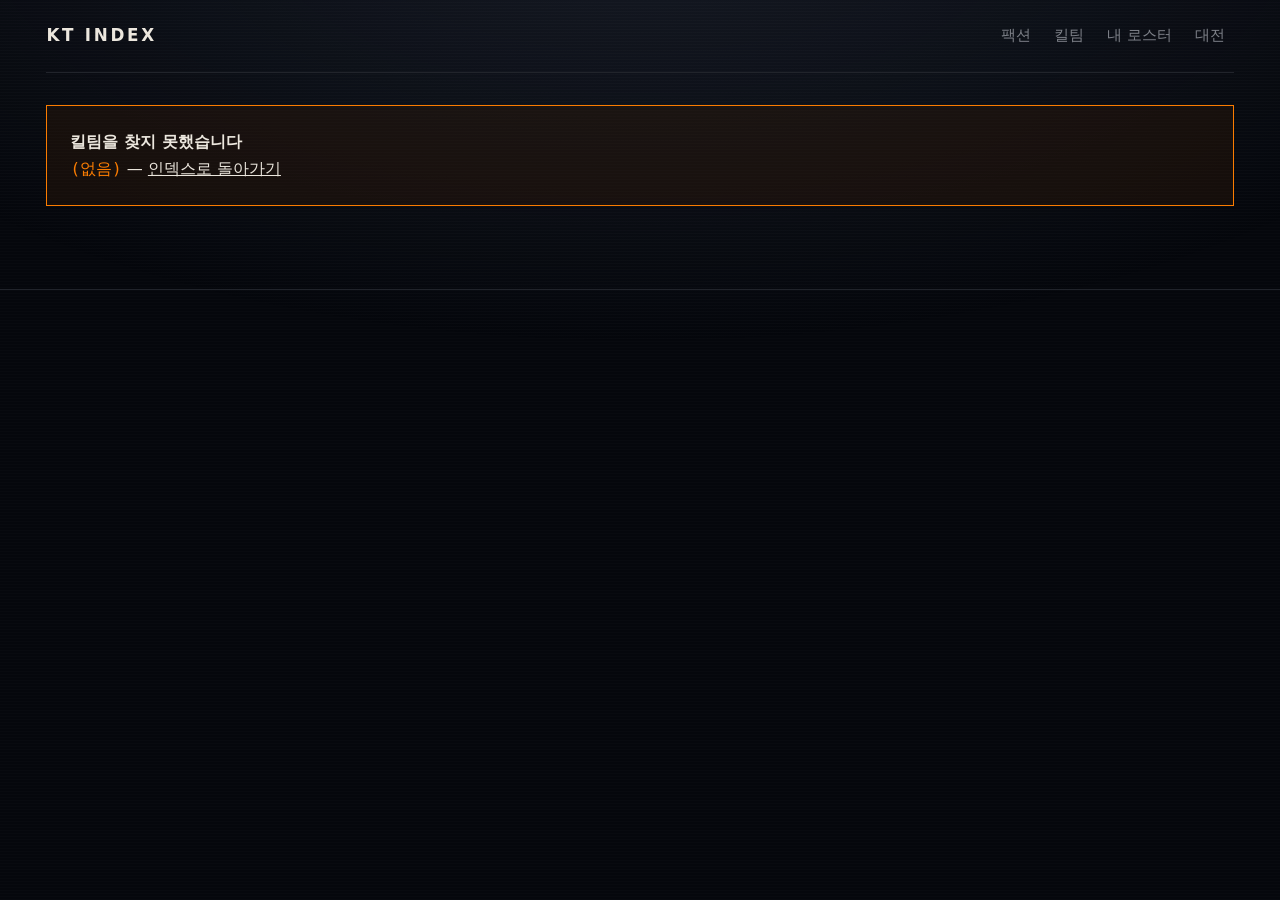
<file: public/team.html>
<!doctype html>
<html lang="ko">
  <head>
    <meta charset="utf-8" />
    <meta name="viewport" content="width=device-width, initial-scale=1" />
    <title>킬팀 — KT INDEX</title>
    <link rel="stylesheet" href="assets/css/tokens.css" />
    <link rel="stylesheet" href="assets/css/base.css" />
    <link rel="stylesheet" href="assets/css/components.css" />
  </head>
  <body>
    <header class="shell">
      <nav class="topbar" aria-label="주 메뉴">
        <a class="topbar__mark" href="index.html">KT INDEX</a>
        <div class="topbar__nav">
          <a href="killteam.html">팩션</a>
          <a href="killteam.html#kill-teams">킬팀</a>
          <a href="roster.html">내 로스터</a>
          <a href="versus.html">대전</a>
        </div>
      </nav>
    </header>

    <main class="shell" id="page">
      <section class="section--tight">
        <a class="backlink" id="faction-back" href="killteam.html">← 팩션</a>

        <div class="dossier">
          <h1 class="dossier__title">
            <span id="team-name-ko">–</span>
            <small id="team-name-en">–</small>
          </h1>
          <p class="hero__lede" id="team-brief" style="margin-top: 1rem"></p>
          <div class="dossier__facts" id="team-facts"></div>
        </div>
      </section>

      <div class="stickybar">
        <nav class="jumpbar" aria-label="구획 이동">
          <a href="#operatives">요원</a>
          <a href="#ploys">플로이</a>
          <a href="#equipment">장비</a>
          <a href="#selection">편성</a>
          <a href="#faction-rule">팩션 규칙</a>
        </nav>
        <div class="roster-bar" id="roster-bar" aria-live="polite"></div>
      </div>

      <section class="section" id="operatives" aria-labelledby="operatives-heading">
        <div class="section__head">
          <h2 id="operatives-heading">요원</h2>
          <span class="section__count"><span id="op-count">–</span>명</span>
        </div>
        <p class="credit" id="glossary-credit"></p>
        <div class="op-list" id="op-list"></div>
      </section>

      <section class="section" id="ploys" aria-labelledby="ploys-heading">
        <div class="section__head">
          <h2 id="ploys-heading">플로이</h2>
          <span class="section__count"><span id="ploy-count">–</span>개</span>
        </div>
        <div id="ploy-body"></div>
      </section>

      <section class="section" id="equipment" aria-labelledby="equipment-heading">
        <div class="section__head">
          <h2 id="equipment-heading">팀 전용 장비</h2>
          <span class="section__count"><span id="equip-count">–</span>개</span>
        </div>
        <div id="equip-body"></div>
      </section>

      <section class="section" id="selection" aria-labelledby="selection-heading">
        <div class="section__head">
          <h2 id="selection-heading">편성 가이드</h2>
        </div>
        <div id="selection-body"></div>
      </section>

      <section class="section" id="faction-rule" aria-labelledby="faction-rule-heading">
        <div class="section__head">
          <h2 id="faction-rule-heading">팩션 규칙</h2>
        </div>
        <div id="faction-rule-body"></div>
      </section>
    </main>

    <footer class="shell footer" id="site-footer"></footer>

    <script src="data/kt-data.js"></script>
    <script src="assets/js/store.js"></script>
    <script src="assets/js/roster.js"></script>
    <script src="assets/js/page-team.js"></script>
  </body>
</html>
</file>
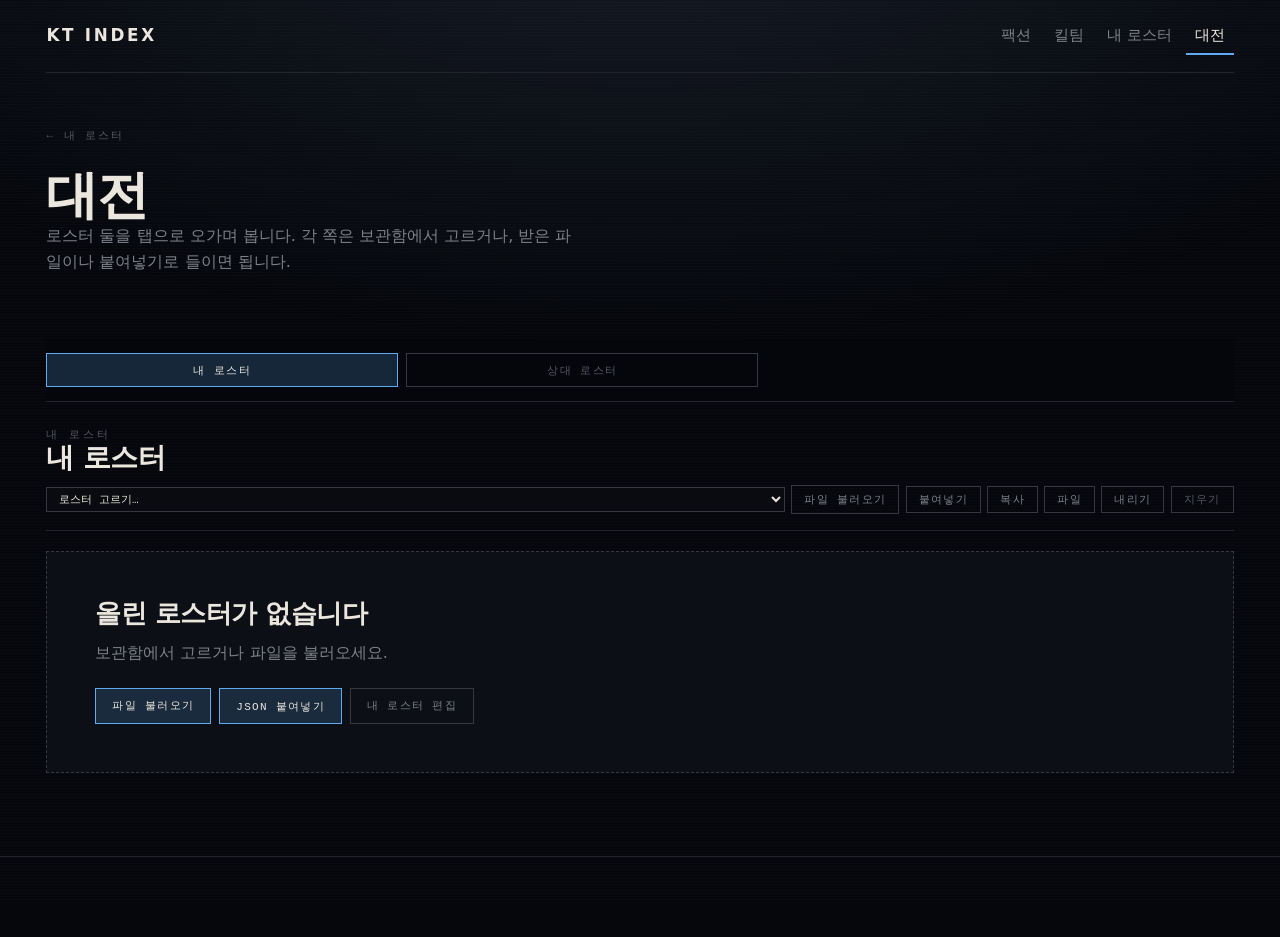
<file: public/versus.html>
<!doctype html>
<html lang="ko">
  <head>
    <meta charset="utf-8" />
    <meta name="viewport" content="width=device-width, initial-scale=1" />
    <title>대전 — KT INDEX</title>
    <link rel="stylesheet" href="assets/css/tokens.css" />
    <link rel="stylesheet" href="assets/css/base.css" />
    <link rel="stylesheet" href="assets/css/components.css" />
  </head>
  <body>
    <header class="shell">
      <nav class="topbar" aria-label="주 메뉴">
        <a class="topbar__mark" href="index.html">KT INDEX</a>
        <div class="topbar__nav">
          <a href="index.html">팩션</a>
          <a href="index.html#kill-teams">킬팀</a>
          <a href="roster.html">내 로스터</a>
          <a href="versus.html" aria-current="page">대전</a>
        </div>
      </nav>
    </header>

    <main class="shell" id="page">
      <section class="section--tight" aria-labelledby="versus-heading">
        <a class="backlink" href="roster.html">← 내 로스터</a>

        <h1 class="hero__title" id="versus-heading" style="font-size: var(--text-title)">대전</h1>
        <p class="hero__lede">
          로스터 둘을 탭으로 오가며 봅니다. 각 쪽은 보관함에서 고르거나, 받은 파일이나
          붙여넣기로 들이면 됩니다.
        </p>
        <p class="versus-notice" id="versus-notice"></p>
      </section>

      <div class="versus-tabs" id="versus-tabs" role="tablist" aria-label="보는 쪽 고르기"></div>

      <div class="versus-grid" id="versus-grid"></div>
    </main>

    <footer class="shell footer" id="site-footer"></footer>

    <script src="data/kt-data.js"></script>
    <script src="assets/js/store.js"></script>
    <script src="assets/js/roster.js"></script>
    <script src="assets/js/render-roster.js"></script>
    <script src="assets/js/json-io.js"></script>
    <script src="assets/js/page-versus.js"></script>
  </body>
</html>
</file>
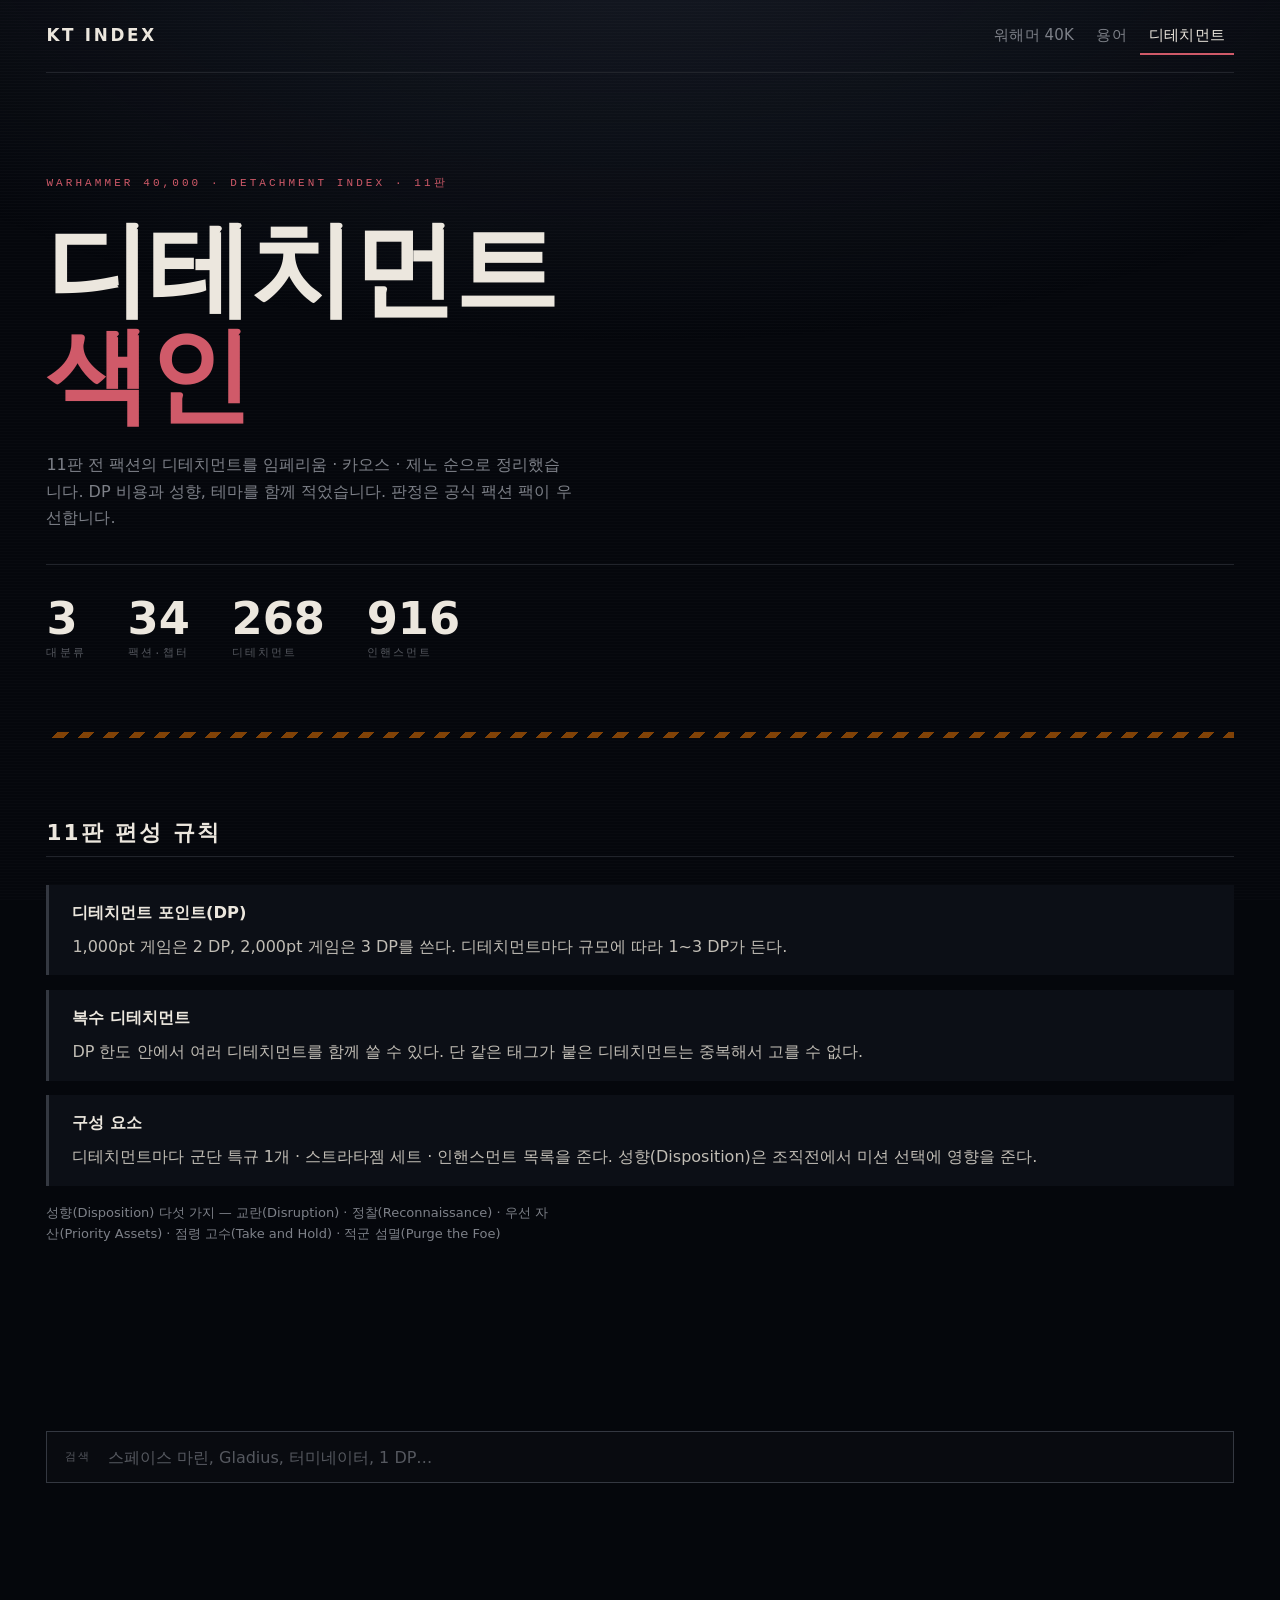
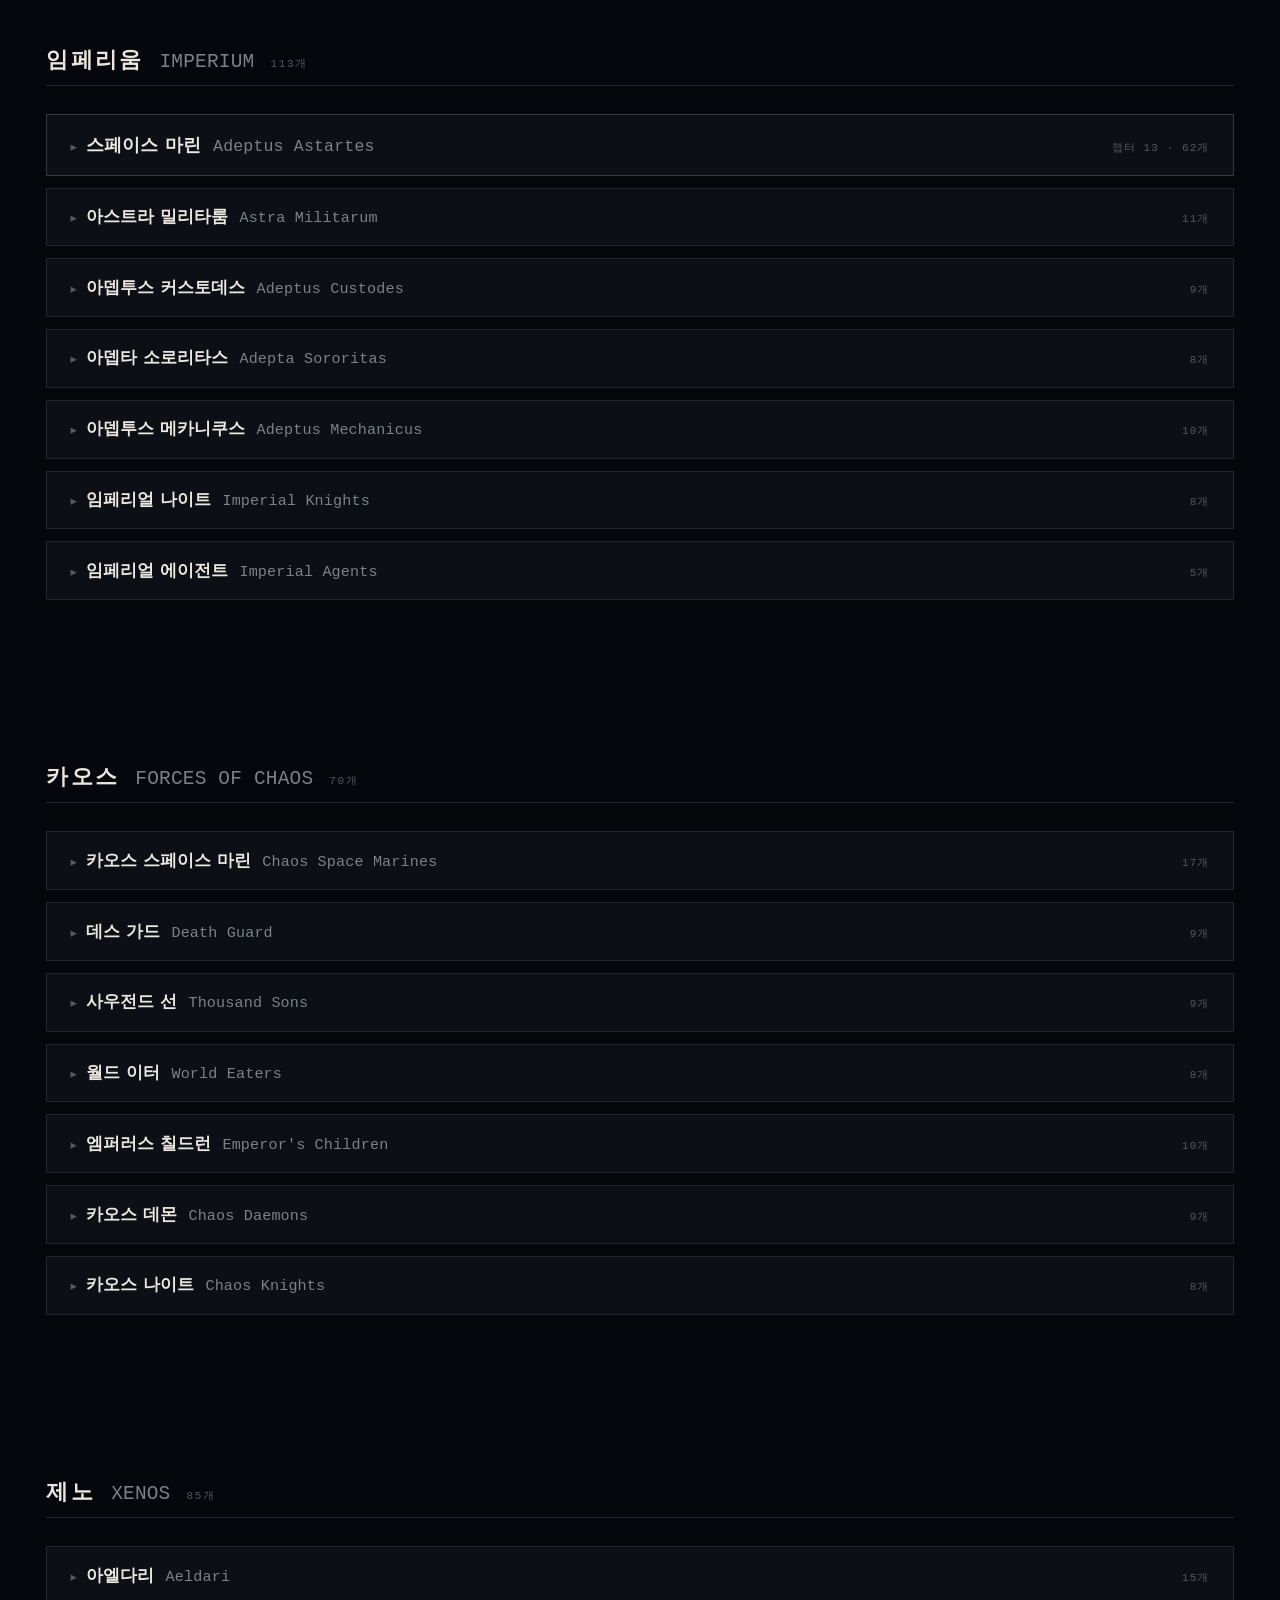
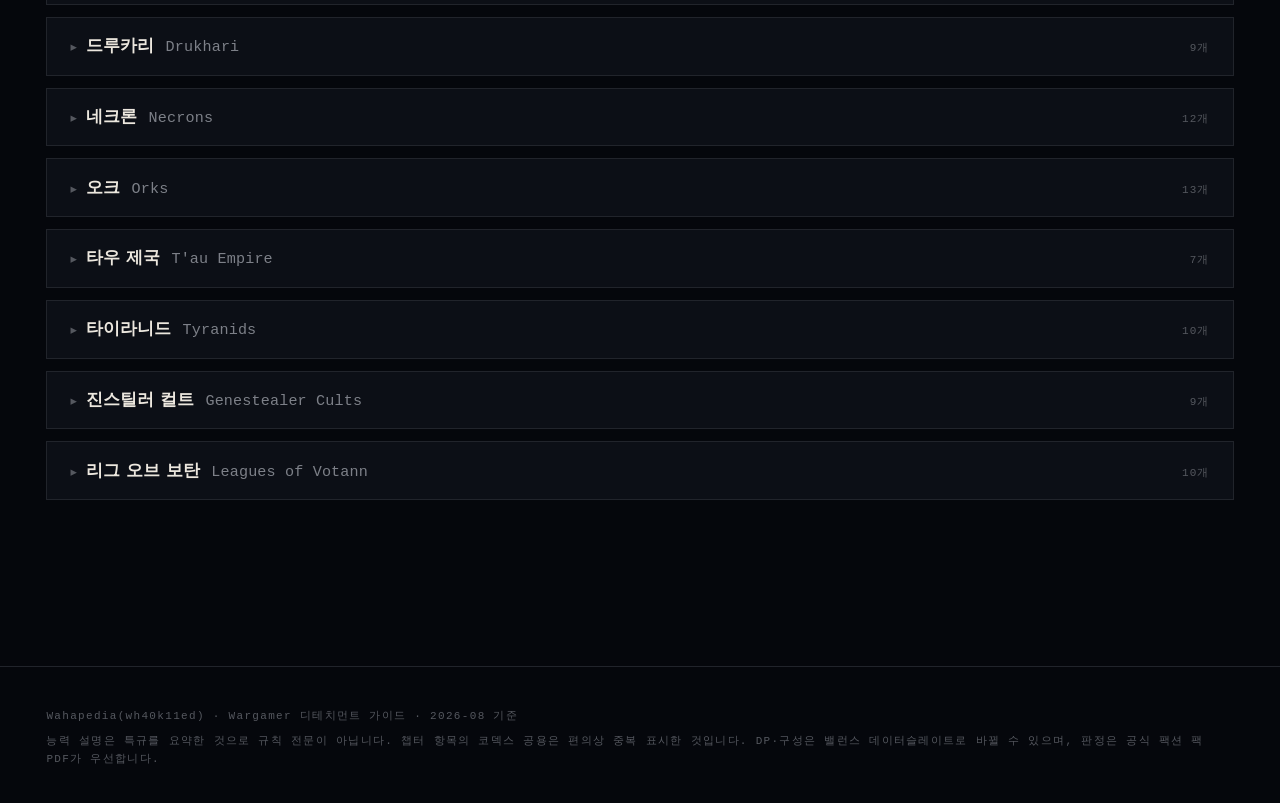
<file: public/wh40k-detachments.html>
<!doctype html>
<html lang="ko">
  <head>
    <meta charset="utf-8" />
    <meta name="viewport" content="width=device-width, initial-scale=1" />
    <title>40K 디테치먼트 색인 — KT INDEX</title>
    <meta
      name="description"
      content="워해머 40,000 11판 전 팩션 디테치먼트를 DP 비용·성향·테마와 함께 찾아보는 색인."
    />
    <link rel="stylesheet" href="assets/css/tokens.css" />
    <link rel="stylesheet" href="assets/css/base.css" />
    <link rel="stylesheet" href="assets/css/components.css" />
  </head>
  <body style="--accent: oklch(62% 0.15 15)">
    <header class="shell">
      <nav class="topbar" aria-label="주 메뉴">
        <a class="topbar__mark" href="index.html">KT INDEX</a>
        <div class="topbar__nav">
          <a href="wh40k.html">워해머 40K</a>
          <a href="wh40k-terms.html">용어</a>
          <a href="wh40k-detachments.html" aria-current="page">디테치먼트</a>
        </div>
      </nav>
    </header>

    <main class="shell" id="page">
      <section class="hero" aria-labelledby="hero-heading">
        <p class="eyebrow">Warhammer 40,000 · Detachment Index · 11판</p>
        <h1 class="hero__title" id="hero-heading">
          디테치먼트
          <em>색인</em>
        </h1>
        <p class="hero__lede">
          11판 전 팩션의 디테치먼트를 임페리움 · 카오스 · 제노 순으로 정리했습니다.
          DP 비용과 성향, 테마를 함께 적었습니다. 판정은 공식 팩션 팩이 우선합니다.
        </p>
        <div class="hero__stats" id="hero-stats"></div>
      </section>

      <div class="hazard-rule" role="presentation"></div>

      <section class="section" aria-labelledby="rules-heading">
        <div class="section__head">
          <h2 id="rules-heading">11판 편성 규칙</h2>
        </div>
        <div class="entry-list" id="rules-list"></div>
        <p class="section__note" id="disposition-note" style="margin-top: 1rem"></p>
      </section>

      <section class="section" aria-label="디테치먼트 검색">
        <div class="search">
          <label for="search-input">검색</label>
          <input
            id="search-input"
            type="search"
            autocomplete="off"
            placeholder="스페이스 마린, Gladius, 터미네이터, 1 DP…"
          />
        </div>
        <p class="section__note" id="search-empty" hidden style="margin-top: 1rem">
          검색 결과가 없습니다.
        </p>
      </section>

      <div id="group-sections"></div>
    </main>

    <footer class="shell footer" id="site-footer"></footer>

    <script src="data/wh40k-data.js"></script>
    <script src="data/wh40k-detachments-data.js"></script>
    <script src="data/wh40k-enhancements-data.js"></script>
    <script src="assets/js/page-wh40k-detachments.js"></script>
  </body>
</html>
</file>
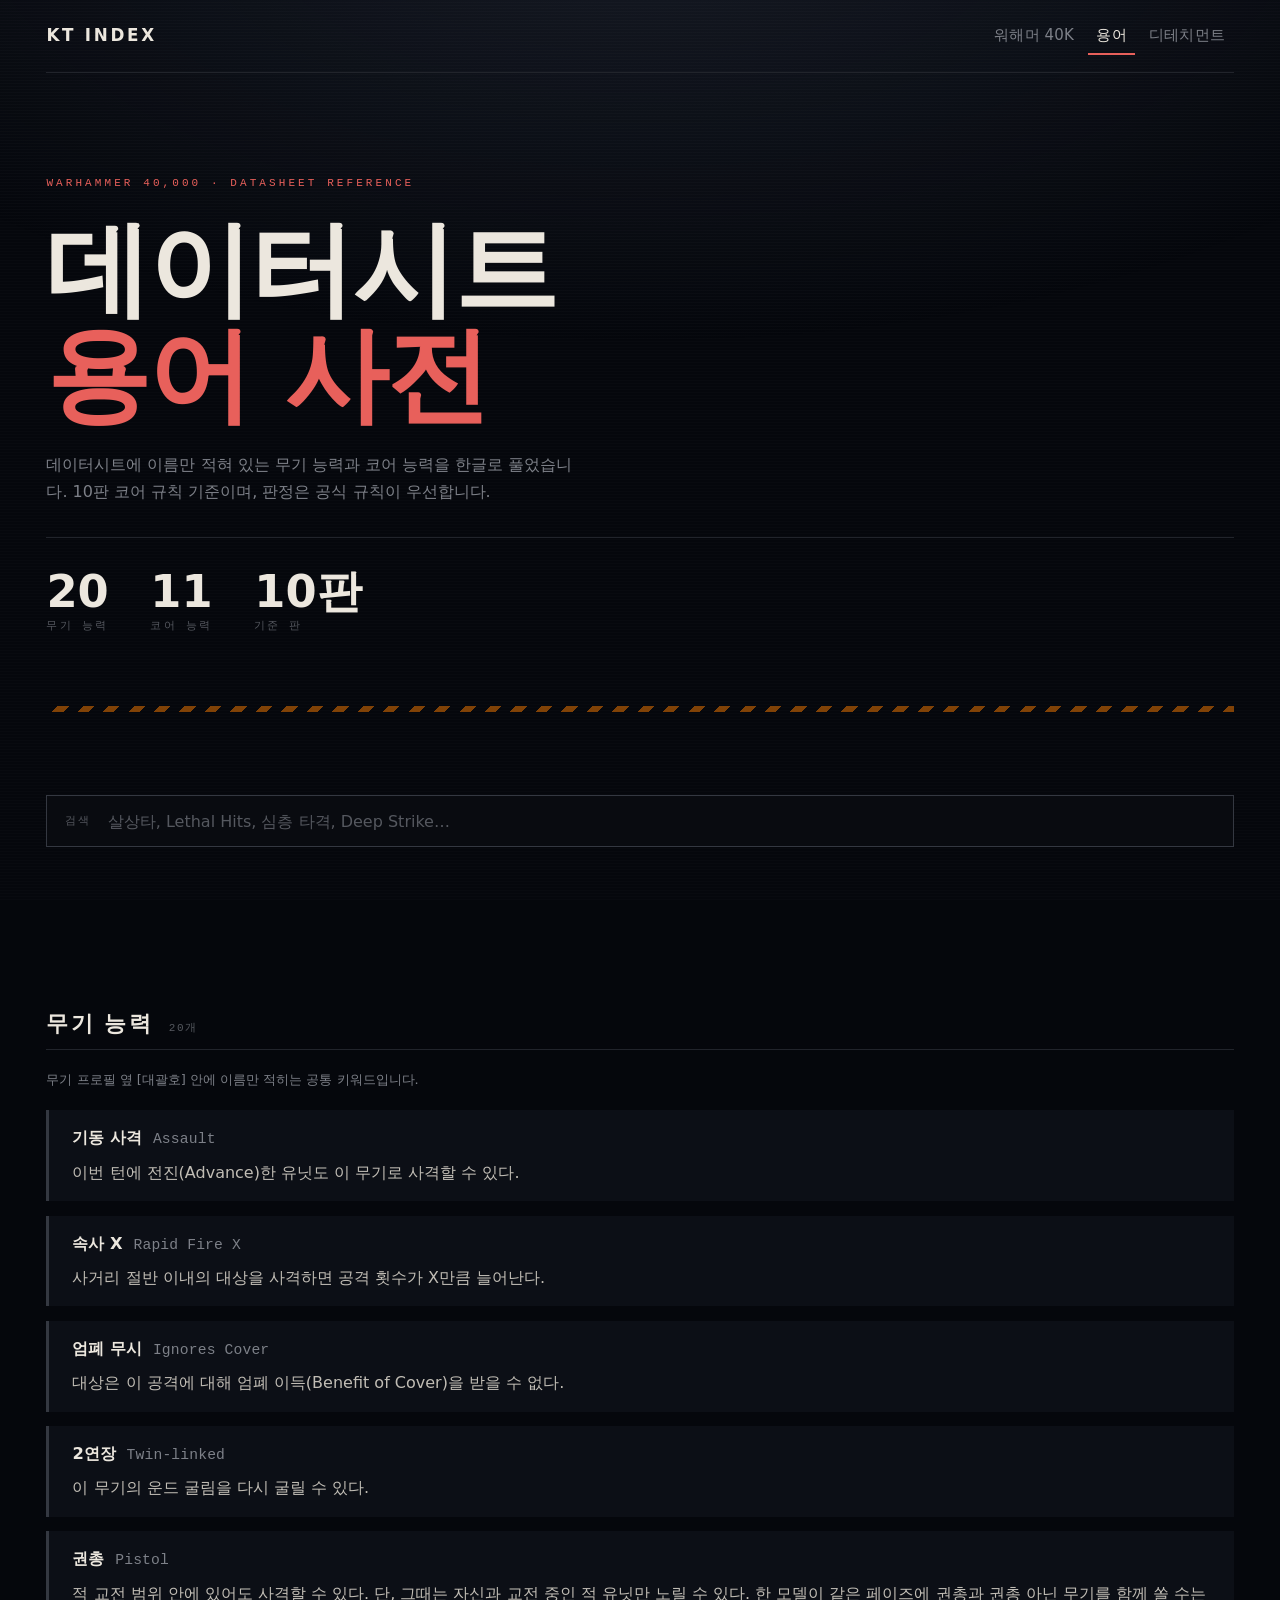
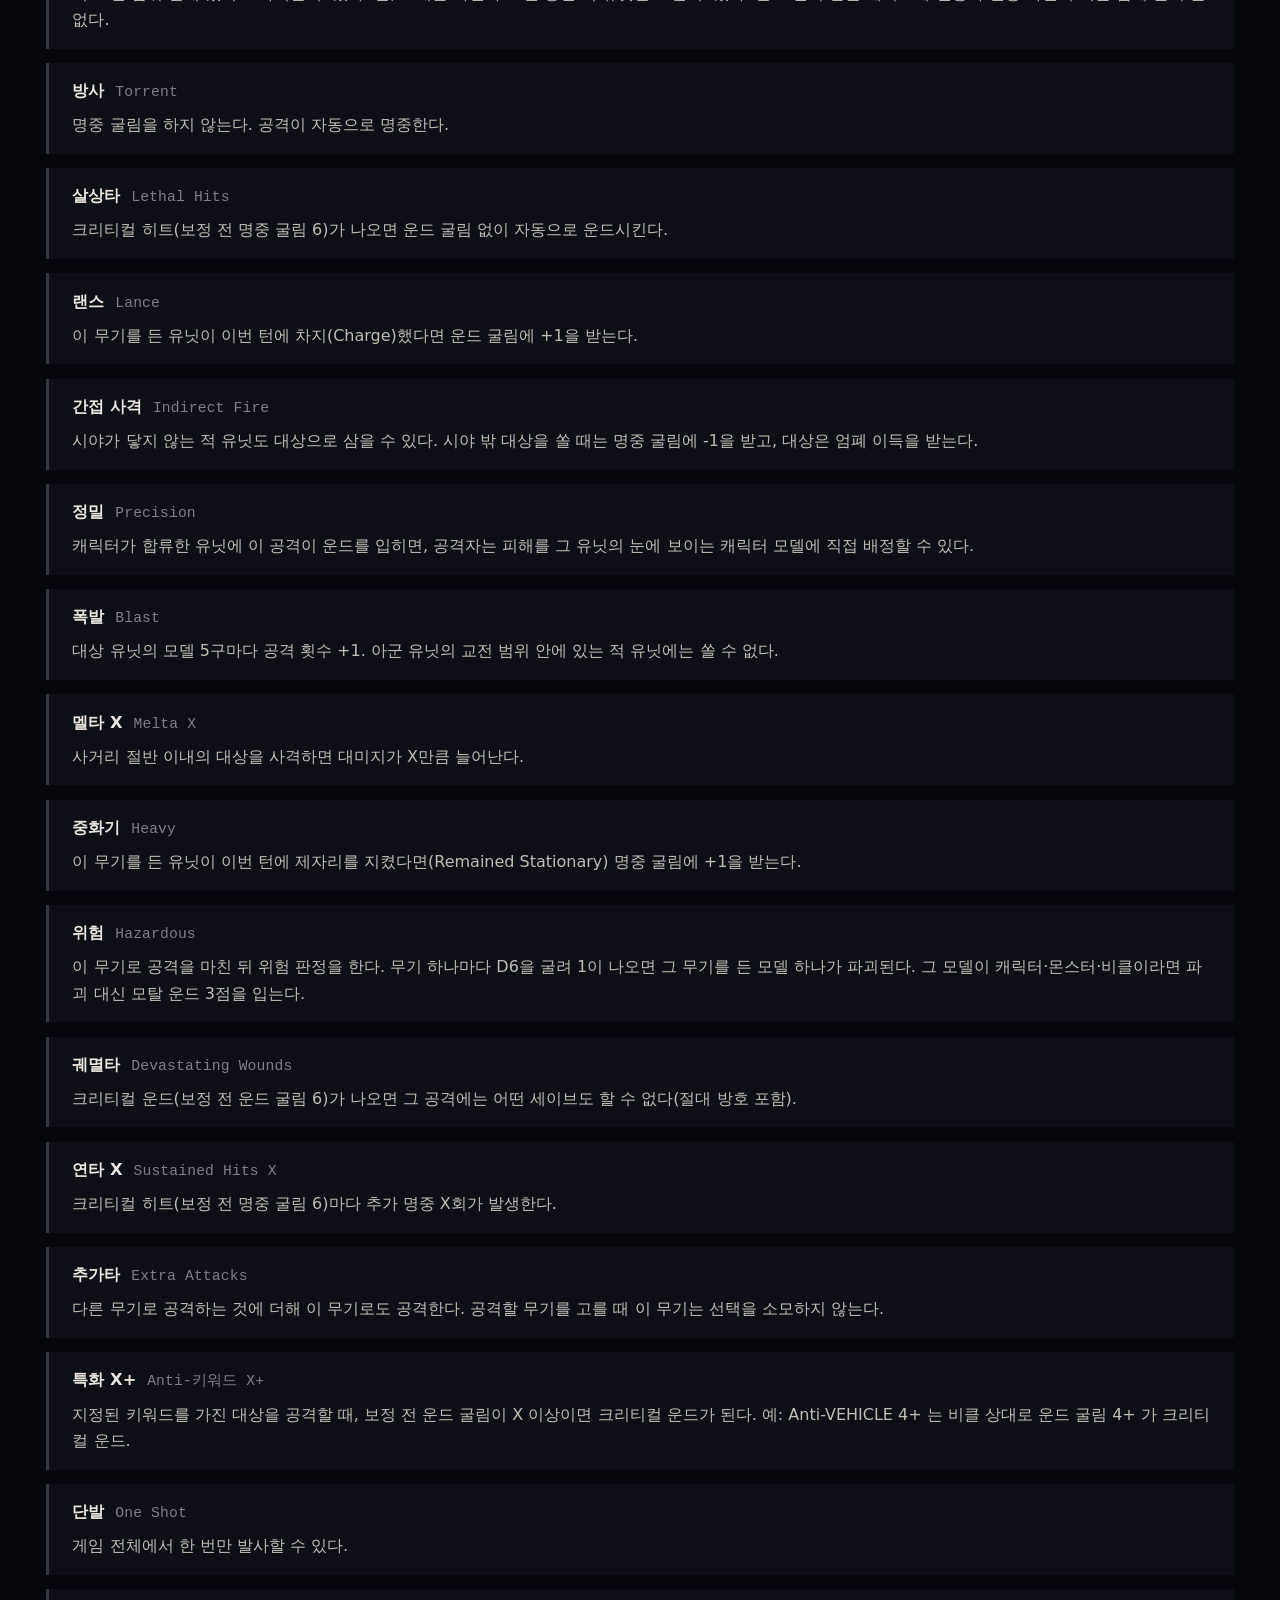
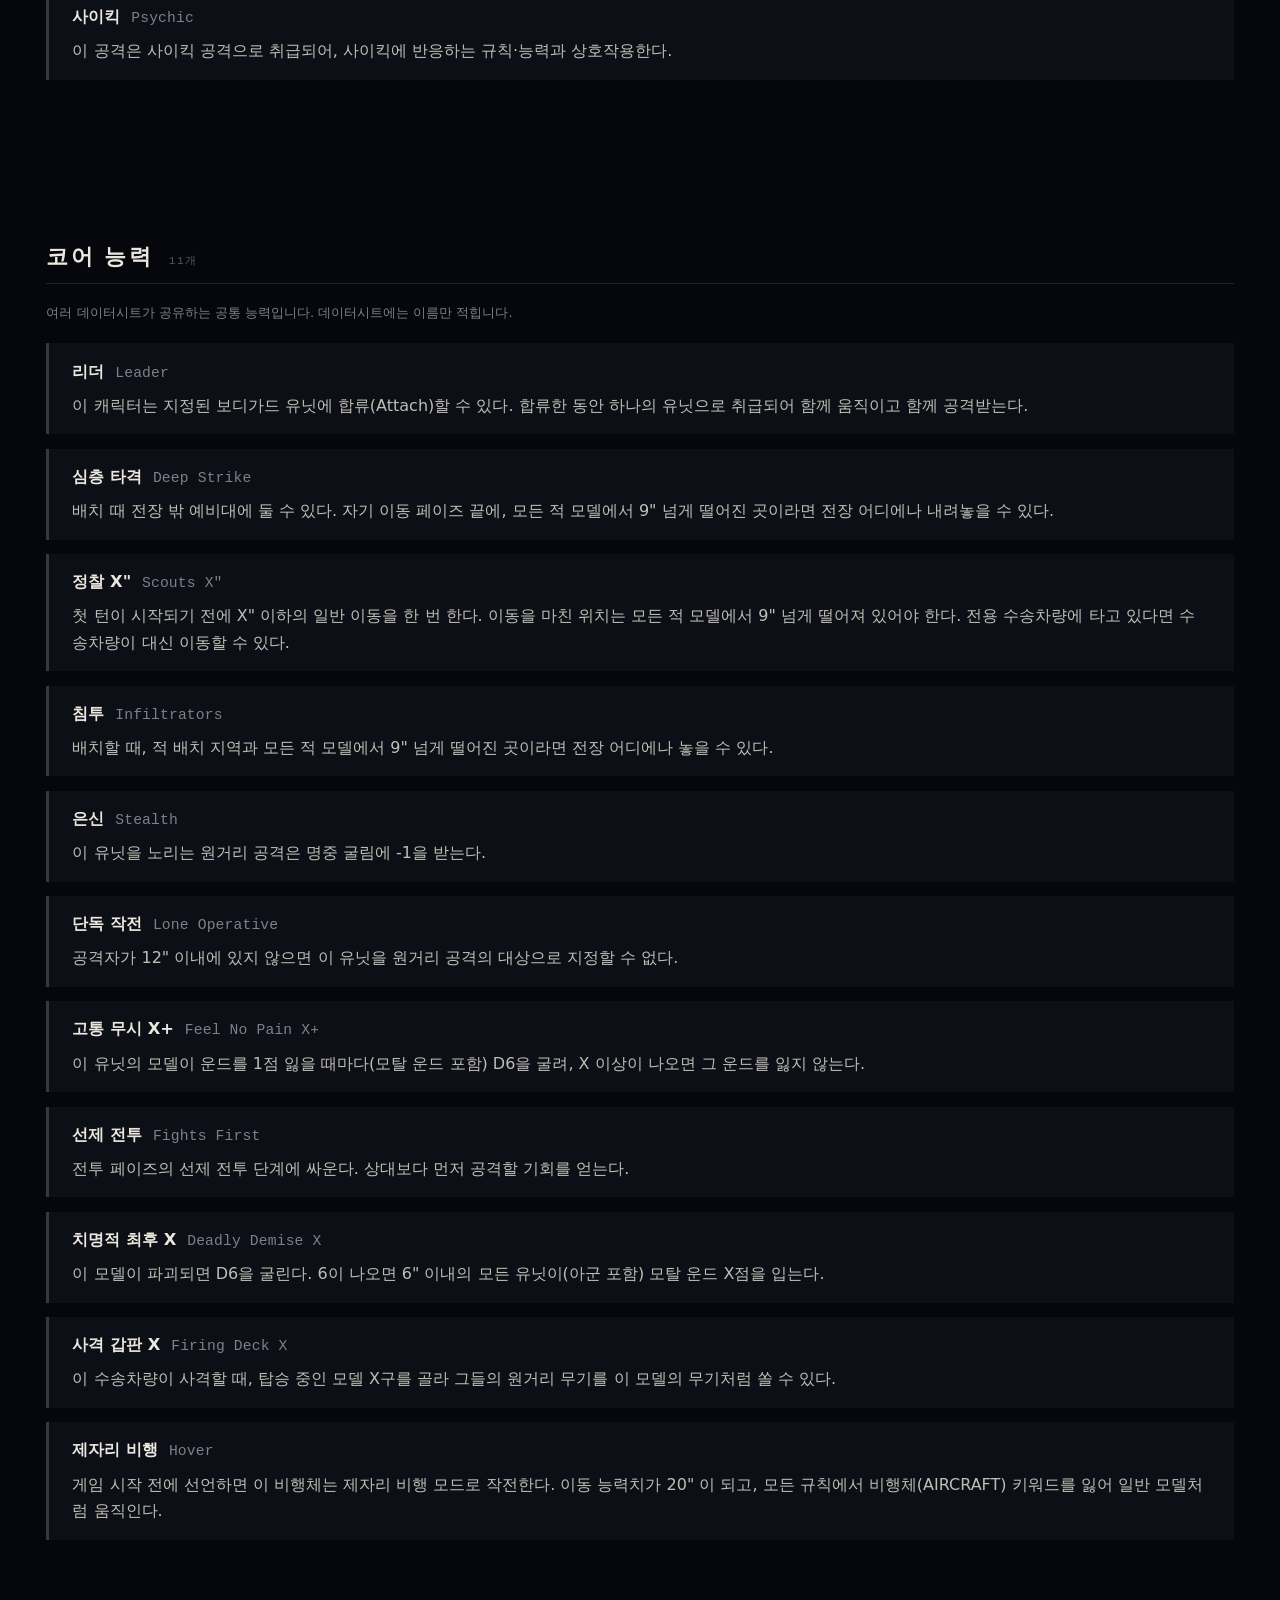
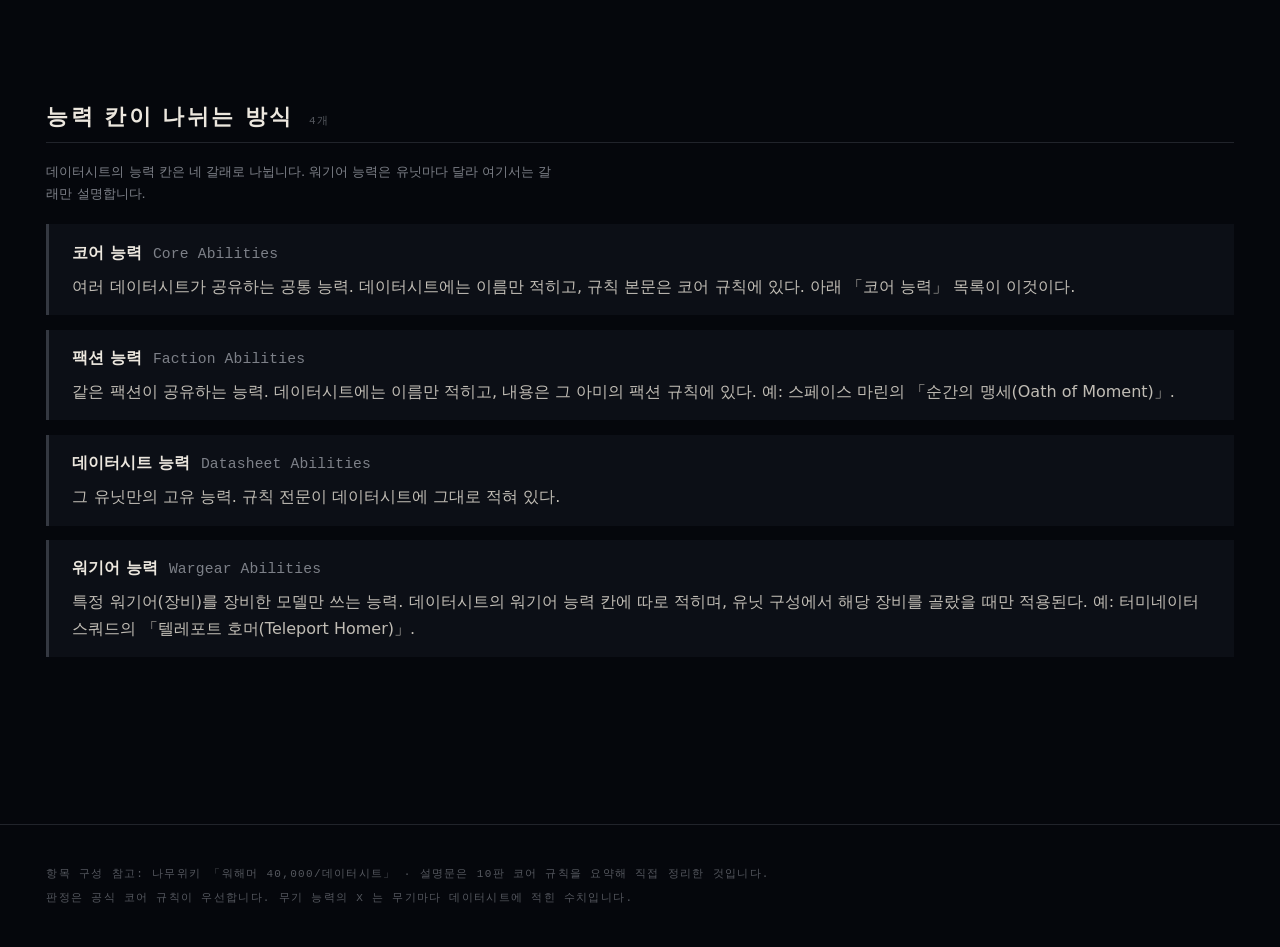
<file: public/wh40k-terms.html>
<!doctype html>
<html lang="ko">
  <head>
    <meta charset="utf-8" />
    <meta name="viewport" content="width=device-width, initial-scale=1" />
    <title>40K 데이터시트 용어 — KT INDEX</title>
    <meta
      name="description"
      content="워해머 40,000 데이터시트의 무기 능력 · 코어 능력 키워드를 한글로 찾아보는 용어 사전."
    />
    <link rel="stylesheet" href="assets/css/tokens.css" />
    <link rel="stylesheet" href="assets/css/base.css" />
    <link rel="stylesheet" href="assets/css/components.css" />
  </head>
  <body style="--accent: oklch(66% 0.17 25)">
    <header class="shell">
      <nav class="topbar" aria-label="주 메뉴">
        <a class="topbar__mark" href="index.html">KT INDEX</a>
        <div class="topbar__nav">
          <a href="wh40k.html">워해머 40K</a>
          <a href="wh40k-terms.html" aria-current="page">용어</a>
          <a href="wh40k-detachments.html">디테치먼트</a>
        </div>
      </nav>
    </header>

    <main class="shell" id="page">
      <section class="hero" aria-labelledby="hero-heading">
        <p class="eyebrow">Warhammer 40,000 · Datasheet Reference</p>
        <h1 class="hero__title" id="hero-heading">
          데이터시트
          <em>용어 사전</em>
        </h1>
        <p class="hero__lede">
          데이터시트에 이름만 적혀 있는 무기 능력과 코어 능력을 한글로 풀었습니다.
          10판 코어 규칙 기준이며, 판정은 공식 규칙이 우선합니다.
        </p>
        <div class="hero__stats" id="hero-stats"></div>
      </section>

      <div class="hazard-rule" role="presentation"></div>

      <section class="section" aria-label="키워드 검색">
        <div class="search">
          <label for="search-input">검색</label>
          <input
            id="search-input"
            type="search"
            autocomplete="off"
            placeholder="살상타, Lethal Hits, 심층 타격, Deep Strike…"
          />
        </div>
        <p class="section__note" id="search-empty" hidden style="margin-top: 1rem">
          검색 결과가 없습니다.
        </p>
      </section>

      <section class="section" id="weapon-abilities" aria-labelledby="weapon-heading">
        <div class="section__head">
          <h2 id="weapon-heading">무기 능력</h2>
          <span class="section__count" id="weapon-count">–</span>
        </div>
        <p class="section__note">
          무기 프로필 옆 [대괄호] 안에 이름만 적히는 공통 키워드입니다.
        </p>
        <div class="entry-list" id="weapon-list"></div>
      </section>

      <section class="section" id="core-abilities" aria-labelledby="core-heading">
        <div class="section__head">
          <h2 id="core-heading">코어 능력</h2>
          <span class="section__count" id="core-count">–</span>
        </div>
        <p class="section__note">
          여러 데이터시트가 공유하는 공통 능력입니다. 데이터시트에는 이름만 적힙니다.
        </p>
        <div class="entry-list" id="core-list"></div>
      </section>

      <section class="section" id="ability-kinds" aria-labelledby="kinds-heading">
        <div class="section__head">
          <h2 id="kinds-heading">능력 칸이 나뉘는 방식</h2>
          <span class="section__count" id="kinds-count">–</span>
        </div>
        <p class="section__note">
          데이터시트의 능력 칸은 네 갈래로 나뉩니다. 워기어 능력은 유닛마다 달라
          여기서는 갈래만 설명합니다.
        </p>
        <div class="entry-list" id="kinds-list"></div>
      </section>
    </main>

    <footer class="shell footer" id="site-footer"></footer>

    <script src="data/wh40k-data.js"></script>
    <script src="assets/js/page-wh40k-terms.js"></script>
  </body>
</html>
</file>
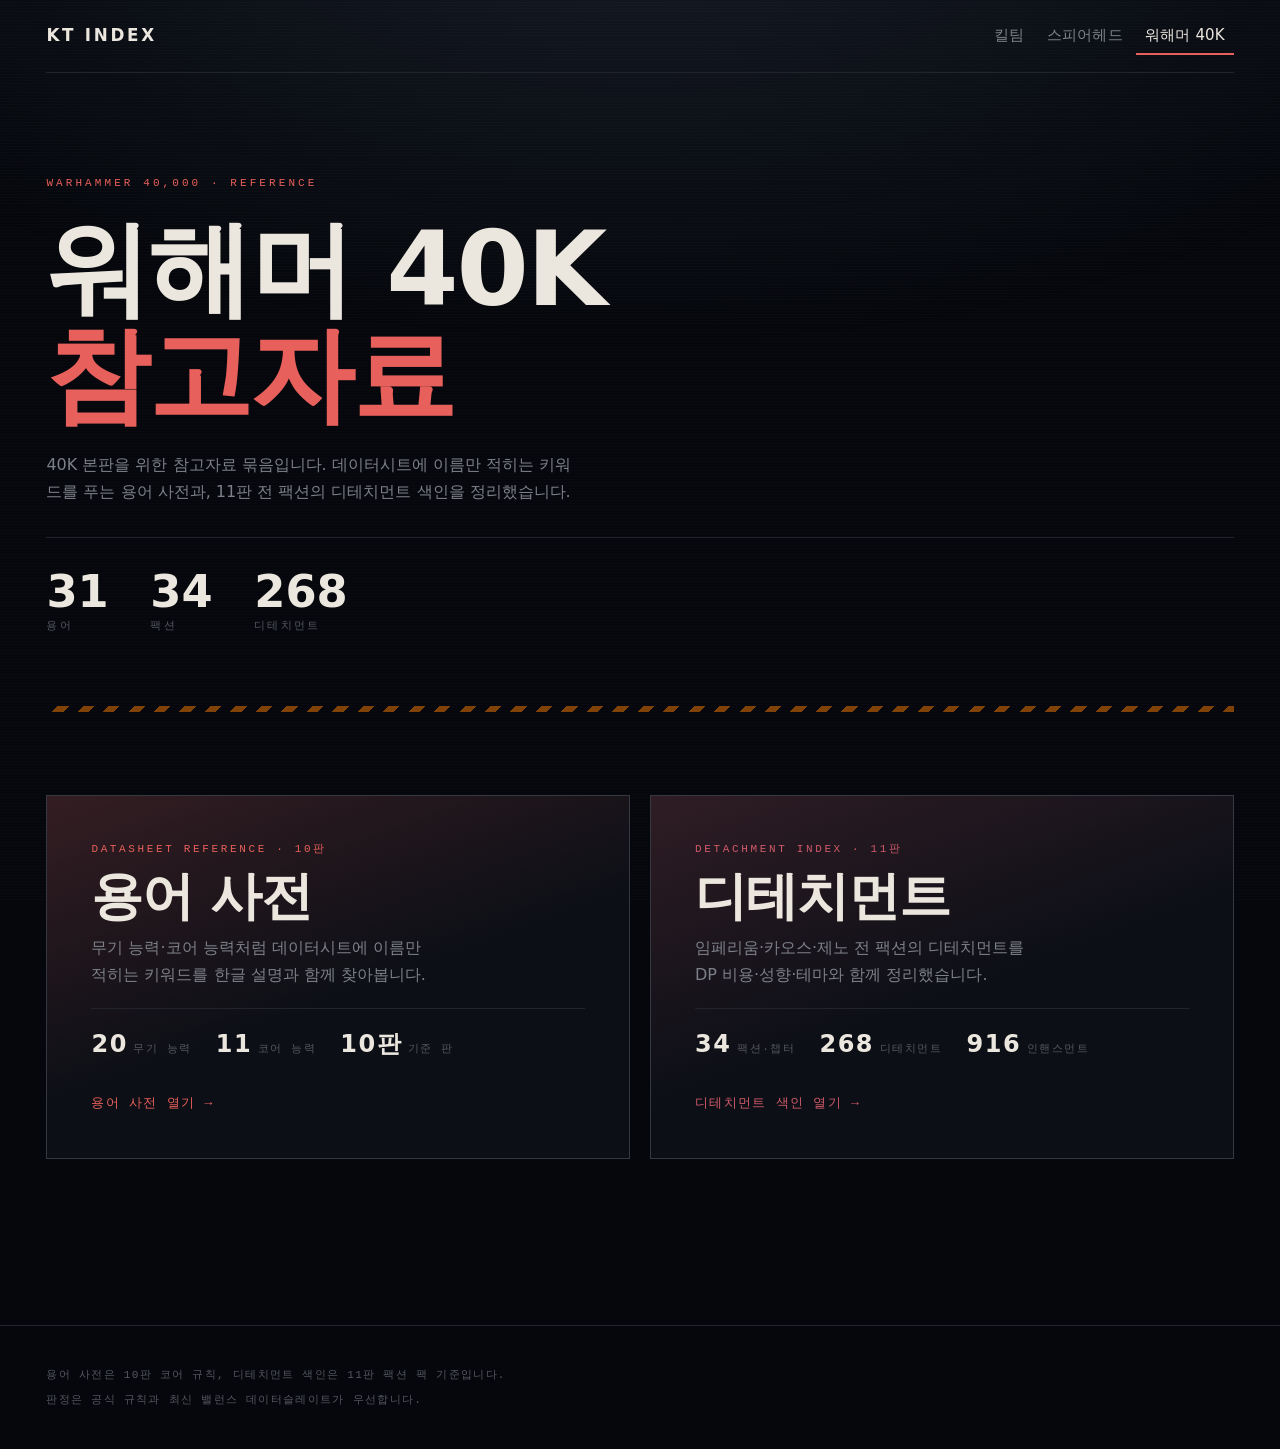
<file: public/wh40k.html>
<!doctype html>
<html lang="ko">
  <head>
    <meta charset="utf-8" />
    <meta name="viewport" content="width=device-width, initial-scale=1" />
    <title>워해머 40K — KT INDEX</title>
    <meta
      name="description"
      content="워해머 40,000 참고자료 — 데이터시트 용어 사전과 11판 디테치먼트 색인."
    />
    <link rel="stylesheet" href="assets/css/tokens.css" />
    <link rel="stylesheet" href="assets/css/base.css" />
    <link rel="stylesheet" href="assets/css/components.css" />
  </head>
  <body style="--accent: oklch(66% 0.17 25)">
    <header class="shell">
      <nav class="topbar" aria-label="주 메뉴">
        <a class="topbar__mark" href="index.html">KT INDEX</a>
        <div class="topbar__nav">
          <a href="killteam.html">킬팀</a>
          <a href="spearhead.html">스피어헤드</a>
          <a href="wh40k.html" aria-current="page">워해머 40K</a>
        </div>
      </nav>
    </header>

    <main class="shell" id="page">
      <section class="hero" aria-labelledby="hero-heading">
        <p class="eyebrow">Warhammer 40,000 · Reference</p>
        <h1 class="hero__title" id="hero-heading">
          워해머 40K
          <em>참고자료</em>
        </h1>
        <p class="hero__lede">
          40K 본판을 위한 참고자료 묶음입니다. 데이터시트에 이름만 적히는 키워드를
          푸는 용어 사전과, 11판 전 팩션의 디테치먼트 색인을 정리했습니다.
        </p>
        <div class="hero__stats" id="hero-stats"></div>
      </section>

      <div class="hazard-rule" role="presentation"></div>

      <section class="section" aria-label="자료 고르기">
        <div class="game-grid">
          <a class="game-card" href="wh40k-terms.html" style="--accent: oklch(66% 0.17 25)">
            <p class="game-card__kicker">Datasheet Reference · 10판</p>
            <h2 class="game-card__name">용어 사전</h2>
            <p class="game-card__desc">
              무기 능력·코어 능력처럼 데이터시트에 이름만 적히는 키워드를 한글
              설명과 함께 찾아봅니다.
            </p>
            <div class="game-card__stats" id="terms-stats"></div>
            <span class="game-card__go">용어 사전 열기 →</span>
          </a>

          <a class="game-card" href="wh40k-detachments.html" style="--accent: oklch(62% 0.15 15)">
            <p class="game-card__kicker">Detachment Index · 11판</p>
            <h2 class="game-card__name">디테치먼트</h2>
            <p class="game-card__desc">
              임페리움·카오스·제노 전 팩션의 디테치먼트를 DP 비용·성향·테마와
              함께 정리했습니다.
            </p>
            <div class="game-card__stats" id="detachment-stats"></div>
            <span class="game-card__go">디테치먼트 색인 열기 →</span>
          </a>
        </div>
      </section>
    </main>

    <footer class="shell footer" id="site-footer"></footer>

    <script src="data/wh40k-data.js"></script>
    <script src="data/wh40k-detachments-data.js"></script>
    <script src="data/wh40k-enhancements-data.js"></script>
    <script src="assets/js/page-wh40k.js"></script>
  </body>
</html>
</file>
<file: public/assets/css/tokens.css>
/*
 * 디자인 토큰 — 41번째 천년기 전장 기록물(dossier) 방향.
 * 그을린 건메탈 표면 · 뼈색 활자 · 위험 표식 오렌지, 강조색은 킬팀 대표색을 런타임 주입.
 */
:root {
  /* 표면 — 어두운 강철에서 재로 */
  --surface-void: oklch(13% 0.012 265);
  --surface-deep: oklch(17% 0.014 265);
  --surface-raised: oklch(21% 0.014 265);
  --surface-inset: oklch(15% 0.012 265);

  /* 경계선 */
  --line-hard: oklch(34% 0.016 265);
  --line-soft: oklch(26% 0.014 265);

  /* 활자색 — 따뜻한 뼈색 계열 */
  --text-bone: oklch(93% 0.014 85);
  --text-body: oklch(80% 0.012 85);
  --text-muted: oklch(60% 0.012 265);
  --text-faint: oklch(46% 0.012 265);

  /* 의미색 */
  --hazard: oklch(72% 0.19 55);      /* 위험 표식 · 전략 플로이 */
  --signal: oklch(74% 0.14 205);     /* 화력전 플로이 · 원거리 무기 */
  --blade: oklch(70% 0.16 25);       /* 근접 무기 */
  --accent: oklch(72% 0.13 250);     /* 팩션/킬팀 대표색 — JS 가 덮어씀 */
  --accent-ink: oklch(18% 0.02 265); /* 강조색 위에 얹는 글자색 */

  /* 활자 */
  --font-display: "Helvetica Neue", "Arial Narrow", Inter, system-ui, sans-serif;
  --font-body: system-ui, -apple-system, "Apple SD Gothic Neo", "Pretendard", sans-serif;
  --font-mono: ui-monospace, SFMono-Regular, "SF Mono", Menlo, monospace;

  --text-hero: clamp(2.75rem, 1rem + 7vw, 6.5rem);
  --text-title: clamp(1.75rem, 1rem + 3vw, 3.25rem);
  --text-section: clamp(1.05rem, 0.95rem + 0.5vw, 1.35rem);
  --text-base: clamp(0.9375rem, 0.9rem + 0.2vw, 1rem);
  --text-small: 0.8125rem;
  --text-micro: 0.6875rem;

  /* 간격 — 균일한 패딩 대신 리듬을 준다 */
  --space-page: clamp(1.25rem, 0.5rem + 3vw, 4.5rem);
  --space-section: clamp(3rem, 2rem + 4vw, 6.5rem);
  --space-card: clamp(1rem, 0.8rem + 0.8vw, 1.6rem);

  --radius-sharp: 2px;
  --radius-soft: 10px;
  --corner-cut: 14px; /* 카드 모서리 절단 크기 */

  --duration-fast: 130ms;
  --duration-normal: 260ms;
  --ease-out-expo: cubic-bezier(0.16, 1, 0.3, 1);

  --shadow-lift: 0 18px 40px -24px oklch(0% 0 0 / 0.9);
  --shadow-deep: 0 32px 70px -32px oklch(0% 0 0 / 0.95);

  --max-width: 1360px;
}

/* 절단 모서리 — 장비 케이스 느낌 */
.cut-corner {
  clip-path: polygon(
    0 0,
    calc(100% - var(--corner-cut)) 0,
    100% var(--corner-cut),
    100% 100%,
    var(--corner-cut) 100%,
    0 calc(100% - var(--corner-cut))
  );
}

/* 위험 표식 줄무늬 — 구획 구분용 */
.hazard-rule {
  height: 6px;
  background-image: repeating-linear-gradient(
    -45deg,
    var(--hazard) 0 8px,
    transparent 8px 18px
  );
  opacity: 0.5;
}

@media (prefers-reduced-motion: reduce) {
  :root {
    --duration-fast: 1ms;
    --duration-normal: 1ms;
  }
}
</file>
<file: public/assets/css/base.css>
/* 기본 레이아웃 · 활자 · 페이지 골격. 토큰은 tokens.css 참조. */

*,
*::before,
*::after {
  box-sizing: border-box;
}

body {
  margin: 0;
  min-height: 100vh;
  background-color: var(--surface-void);
  color: var(--text-body);
  font-family: var(--font-body);
  font-size: var(--text-base);
  line-height: 1.65;
  -webkit-font-smoothing: antialiased;
  overflow-x: hidden;
}

/* 대기감 — 미세한 주사선과 비네트. 클릭을 가리지 않는다. */
body::before {
  content: "";
  position: fixed;
  inset: 0;
  z-index: 0;
  pointer-events: none;
  background-image:
    repeating-linear-gradient(
      0deg,
      oklch(100% 0 0 / 0.016) 0 1px,
      transparent 1px 3px
    ),
    radial-gradient(120% 80% at 50% -10%, oklch(30% 0.03 265 / 0.5), transparent 60%);
}

body > * {
  position: relative;
  z-index: 1;
}

h1,
h2,
h3,
h4 {
  margin: 0;
  font-family: var(--font-display);
  font-weight: 800;
  line-height: 1.02;
  letter-spacing: -0.02em;
  color: var(--text-bone);
}

p {
  margin: 0;
}

a {
  color: inherit;
  text-decoration: none;
}

ul {
  margin: 0;
  padding: 0;
  list-style: none;
}

:focus-visible {
  outline: 2px solid var(--accent);
  outline-offset: 3px;
}

/* ─── 페이지 골격 ─────────────────────────────────────────── */

.shell {
  width: 100%;
  max-width: var(--max-width);
  margin-inline: auto;
  padding-inline: var(--space-page);
}

.topbar {
  display: flex;
  align-items: center;
  justify-content: space-between;
  gap: 1rem;
  padding-block: 1.1rem;
  border-bottom: 1px solid var(--line-soft);
}

.topbar__mark {
  white-space: nowrap;
  font-family: var(--font-display);
  font-weight: 800;
  font-size: 1.05rem;
  letter-spacing: 0.16em;
  text-transform: uppercase;
  color: var(--text-bone);
}

/*
 * 메뉴는 한글이라 모노 폰트에 넓은 자간을 주면 읽기 힘들다.
 * 본문 폰트로 키우고 대비를 올린다.
 */
.topbar__nav {
  display: flex;
  flex-wrap: wrap;
  gap: 0.3rem;
  font-family: var(--font-body);
  font-size: 0.9375rem;
  letter-spacing: 0.01em;
  color: var(--text-muted);
}

.topbar__nav a {
  padding: 0.35rem 0.55rem 0.3rem;
  border-bottom: 2px solid transparent;
  white-space: nowrap;
  transition:
    color var(--duration-fast),
    border-color var(--duration-fast);
}

.topbar__nav a:hover {
  color: var(--text-bone);
  border-bottom-color: var(--line-hard);
}

.topbar__nav a[aria-current="page"] {
  color: var(--text-bone);
  border-bottom-color: var(--accent);
}

/*
 * 좁은 화면 — 로고와 메뉴를 위아래로 나눈다.
 * 한 줄에 밀어 넣으면 로고가 두 줄로 깨지고 메뉴도 접힌다.
 */
@media (max-width: 640px) {
  .topbar {
    flex-direction: column;
    align-items: flex-start;
    gap: 0.35rem;
  }

  .topbar__nav {
    width: 100%;
    flex-wrap: nowrap;
    overflow-x: auto;
    scrollbar-width: none;
  }

  .topbar__nav::-webkit-scrollbar {
    display: none;
  }

  .topbar__nav a {
    flex: 0 0 auto;
    padding-inline: 0.4rem;
  }
}

/* 되돌아가기 링크 */
.backlink {
  display: inline-flex;
  align-items: center;
  gap: 0.5rem;
  margin-bottom: 1.5rem;
  font-family: var(--font-mono);
  font-size: var(--text-micro);
  letter-spacing: 0.18em;
  text-transform: uppercase;
  color: var(--text-faint);
  transition: color var(--duration-fast), gap var(--duration-fast);
}

.backlink:hover {
  gap: 0.85rem;
  color: var(--accent);
}

/* ─── 구획 ────────────────────────────────────────────────── */

.section {
  padding-block: var(--space-section);
}

.section--tight {
  padding-block: clamp(2rem, 1.4rem + 2vw, 3.5rem);
}

.section__head {
  display: flex;
  align-items: baseline;
  gap: 1rem;
  margin-bottom: 1.75rem;
  padding-bottom: 0.75rem;
  border-bottom: 1px solid var(--line-soft);
}

.section__head h2 {
  font-size: var(--text-section);
  letter-spacing: 0.1em;
  text-transform: uppercase;
}

.section__count {
  font-family: var(--font-mono);
  font-size: var(--text-micro);
  letter-spacing: 0.16em;
  color: var(--text-faint);
}

.section__note {
  max-width: 62ch;
  margin: -0.6rem 0 1.25rem;
  font-size: var(--text-small);
  color: var(--text-muted);
}

/* ─── 활자 유틸 ───────────────────────────────────────────── */

.eyebrow {
  font-family: var(--font-mono);
  font-size: var(--text-micro);
  letter-spacing: 0.28em;
  text-transform: uppercase;
  color: var(--accent);
}

.mono {
  font-family: var(--font-mono);
  font-variant-numeric: tabular-nums;
}

.muted {
  color: var(--text-muted);
}

.faint {
  color: var(--text-faint);
}

/* 한글/영문 병기 — 한글이 주, 영문이 종 */
.bilingual {
  display: flex;
  flex-direction: column;
  gap: 0.15rem;
}

.bilingual__ko {
  color: var(--text-bone);
}

.bilingual__en {
  font-family: var(--font-mono);
  font-size: var(--text-small);
  letter-spacing: 0.02em;
  color: var(--text-muted);
}

/* ─── 푸터 ────────────────────────────────────────────────── */

.footer {
  margin-top: var(--space-section);
  padding-block: 2.5rem;
  border-top: 1px solid var(--line-soft);
  font-family: var(--font-mono);
  font-size: var(--text-micro);
  letter-spacing: 0.12em;
  color: var(--text-faint);
}

.footer p + p {
  margin-top: 0.4rem;
}

/* ─── 데이터 미로딩 안내 ──────────────────────────────────── */

.databar {
  margin-block: 2rem;
  padding: var(--space-card);
  border: 1px solid var(--hazard);
  background: oklch(25% 0.05 55 / 0.35);
  color: var(--text-bone);
}

.databar code {
  font-family: var(--font-mono);
  color: var(--hazard);
}
</file>
<file: public/assets/css/components.css>
/* 카드 · 스탯블록 · 무기표 · 플로이 · 가이드 블록. 토큰은 tokens.css 참조. */

/* ─── 히어로 ──────────────────────────────────────────────── */

.hero {
  display: grid;
  grid-template-columns: minmax(0, 1fr);
  gap: 1.5rem;
  padding-block: clamp(2.5rem, 1.5rem + 6vw, 7rem)
    clamp(2rem, 1.5rem + 3vw, 4rem);
}

.hero__title {
  font-size: var(--text-hero);
  text-transform: uppercase;
}

.hero__title em {
  display: block;
  font-style: normal;
  color: var(--accent);
}

.hero__lede {
  max-width: 52ch;
  color: var(--text-muted);
}

.hero__stats {
  display: flex;
  flex-wrap: wrap;
  gap: 0 clamp(1.5rem, 1rem + 2vw, 3.5rem);
  margin-top: 0.5rem;
  padding-top: 1.5rem;
  border-top: 1px solid var(--line-soft);
}

.hero__stat {
  display: flex;
  flex-direction: column;
  gap: 0.15rem;
  padding-block: 0.5rem;
}

.hero__stat b {
  font-family: var(--font-display);
  font-size: clamp(1.75rem, 1.2rem + 2vw, 3rem);
  font-weight: 800;
  line-height: 1;
  color: var(--text-bone);
  font-variant-numeric: tabular-nums;
}

.hero__stat span {
  font-family: var(--font-mono);
  font-size: var(--text-micro);
  letter-spacing: 0.2em;
  text-transform: uppercase;
  color: var(--text-faint);
}

/* ─── 검색 ────────────────────────────────────────────────── */

.search {
  position: relative;
  display: flex;
  align-items: center;
  gap: 0.9rem;
  padding: 0.9rem 1.1rem;
  border: 1px solid var(--line-hard);
  background: var(--surface-inset);
  transition: border-color var(--duration-fast);
}

.search:focus-within {
  border-color: var(--accent);
}

.search label {
  font-family: var(--font-mono);
  font-size: var(--text-micro);
  letter-spacing: 0.2em;
  text-transform: uppercase;
  color: var(--text-faint);
  white-space: nowrap;
}

.search input {
  flex: 1;
  min-width: 0;
  border: 0;
  background: transparent;
  color: var(--text-bone);
  font-family: var(--font-body);
  font-size: var(--text-base);
}

.search input:focus {
  outline: none;
}

.search input::placeholder {
  color: var(--text-faint);
}

/* ─── 팩션 카드 ───────────────────────────────────────────── */

.faction-grid {
  display: grid;
  grid-template-columns: repeat(auto-fill, minmax(min(100%, 310px), 1fr));
  gap: 1px;
  background: var(--line-soft);
  border: 1px solid var(--line-soft);
}

.faction-card {
  display: flex;
  flex-direction: column;
  gap: 1.1rem;
  padding: var(--space-card);
  background: var(--surface-deep);
  transition:
    background var(--duration-normal) var(--ease-out-expo),
    transform var(--duration-normal) var(--ease-out-expo);
}

.faction-card:hover,
.faction-card:focus-visible {
  background: var(--surface-raised);
  transform: translateY(-3px);
}

.faction-card__name {
  font-size: clamp(1.5rem, 1.2rem + 1.2vw, 2.15rem);
  text-transform: uppercase;
}

.faction-card__name small {
  display: block;
  margin-top: 0.3rem;
  font-family: var(--font-mono);
  font-size: var(--text-small);
  font-weight: 400;
  letter-spacing: 0.08em;
  text-transform: none;
  color: var(--text-faint);
}

/* 소속 킬팀 색 스트립 — 팩션마다 카드 인상이 달라진다 */
.faction-card__swatches {
  display: flex;
  gap: 3px;
  height: 26px;
}

.faction-card__swatches i {
  flex: 1;
  background: var(--swatch);
  transform-origin: bottom;
  transition: transform var(--duration-normal) var(--ease-out-expo);
}

.faction-card:hover .faction-card__swatches i {
  transform: scaleY(1.35);
}

.faction-card__meta {
  display: flex;
  align-items: baseline;
  justify-content: space-between;
  margin-top: auto;
  padding-top: 0.9rem;
  border-top: 1px solid var(--line-soft);
  font-family: var(--font-mono);
  font-size: var(--text-micro);
  letter-spacing: 0.14em;
  text-transform: uppercase;
  color: var(--text-faint);
}

.faction-card__meta b {
  font-size: 1.5rem;
  font-weight: 800;
  color: var(--text-bone);
}

/* ─── 킬팀 카드 ───────────────────────────────────────────── */

.team-grid {
  display: grid;
  grid-template-columns: repeat(auto-fill, minmax(min(100%, 330px), 1fr));
  gap: 1.1rem;
}

.team-card {
  --corner-cut: 16px;
  position: relative;
  display: flex;
  flex-direction: column;
  gap: 0.85rem;
  padding: var(--space-card);
  padding-left: calc(var(--space-card) + 6px);
  background: var(--surface-deep);
  box-shadow: inset 6px 0 0 var(--accent);
  transition:
    background var(--duration-normal) var(--ease-out-expo),
    box-shadow var(--duration-normal) var(--ease-out-expo),
    transform var(--duration-normal) var(--ease-out-expo);
}

.team-card:hover,
.team-card:focus-visible {
  background: var(--surface-raised);
  box-shadow:
    inset 6px 0 0 var(--accent),
    var(--shadow-lift);
  transform: translateY(-4px);
}

.team-card__eyebrow {
  font-family: var(--font-mono);
  font-size: var(--text-micro);
  letter-spacing: 0.22em;
  color: var(--accent);
}

.team-card__name {
  font-size: 1.4rem;
  line-height: 1.12;
}

.team-card__name small {
  display: block;
  margin-top: 0.3rem;
  font-family: var(--font-mono);
  font-size: var(--text-small);
  font-weight: 400;
  letter-spacing: 0.04em;
  color: var(--text-faint);
}

.team-card__brief {
  font-size: var(--text-small);
  color: var(--text-muted);
}

.team-card__counts {
  display: flex;
  flex-wrap: wrap;
  gap: 0.4rem;
  margin-top: auto;
  padding-top: 0.85rem;
  border-top: 1px solid var(--line-soft);
}

/* ─── 배지 ────────────────────────────────────────────────── */

.badge {
  display: inline-flex;
  align-items: center;
  gap: 0.35rem;
  padding: 0.2rem 0.55rem;
  border: 1px solid var(--line-hard);
  font-family: var(--font-mono);
  font-size: var(--text-micro);
  letter-spacing: 0.1em;
  text-transform: uppercase;
  color: var(--text-muted);
  white-space: nowrap;
}

.badge b {
  color: var(--text-bone);
  font-variant-numeric: tabular-nums;
}

.badge--accent {
  border-color: var(--accent);
  color: var(--accent);
}

.badge--strategy {
  border-color: var(--hazard);
  color: var(--hazard);
}

.badge--firefight {
  border-color: var(--signal);
  color: var(--signal);
}

.badge--ranged {
  border-color: var(--signal);
  color: var(--signal);
}

.badge--melee {
  border-color: var(--blade);
  color: var(--blade);
}

/* ─── 팀 상세 헤더 ────────────────────────────────────────── */

.dossier {
  position: relative;
  padding: clamp(1.5rem, 1rem + 3vw, 3rem);
  margin-top: 1rem;
  background:
    linear-gradient(
      160deg,
      color-mix(in oklab, var(--accent) 20%, transparent),
      transparent 55%
    ),
    var(--surface-deep);
  border: 1px solid var(--line-hard);
}

.dossier__title {
  font-size: var(--text-title);
  text-transform: uppercase;
}

.dossier__title small {
  display: block;
  margin-top: 0.5rem;
  font-family: var(--font-mono);
  font-size: clamp(0.85rem, 0.8rem + 0.4vw, 1.05rem);
  font-weight: 400;
  letter-spacing: 0.06em;
  text-transform: none;
  color: var(--accent);
}

.dossier__facts {
  display: flex;
  flex-wrap: wrap;
  gap: 0.5rem;
  margin-top: 1.4rem;
}

/* ─── 요원 ────────────────────────────────────────────────── */

.op-list {
  display: grid;
  gap: 1.25rem;
}

.operative {
  border: 1px solid var(--line-soft);
  background: var(--surface-deep);
}

.operative__head {
  display: flex;
  flex-wrap: wrap;
  align-items: center;
  justify-content: space-between;
  gap: 1rem;
  padding: 1rem var(--space-card);
  border-bottom: 1px solid var(--line-soft);
  background: var(--surface-inset);
}

.operative__name {
  font-size: 1.2rem;
}

.operative__name small {
  display: block;
  margin-top: 0.2rem;
  font-family: var(--font-mono);
  font-size: var(--text-small);
  font-weight: 400;
  color: var(--text-faint);
}

/* 스탯 — 모노 숫자 크게, 라벨 작게 */
.statblock {
  display: flex;
  gap: 1px;
  background: var(--line-soft);
  border: 1px solid var(--line-soft);
}

.statblock div {
  display: flex;
  flex-direction: column;
  align-items: center;
  gap: 0.1rem;
  min-width: 58px;
  padding: 0.4rem 0.6rem;
  background: var(--surface-raised);
}

.statblock b {
  font-family: var(--font-mono);
  font-size: 1.05rem;
  font-weight: 700;
  color: var(--text-bone);
  font-variant-numeric: tabular-nums;
}

.statblock span {
  font-family: var(--font-mono);
  font-size: var(--text-micro);
  letter-spacing: 0.12em;
  color: var(--text-faint);
}

.operative__body {
  padding: var(--space-card);
  display: grid;
  gap: 1.25rem;
}

.subhead {
  display: flex;
  align-items: center;
  gap: 0.6rem;
  margin-bottom: 0.6rem;
  font-family: var(--font-mono);
  font-size: var(--text-micro);
  letter-spacing: 0.2em;
  text-transform: uppercase;
  color: var(--text-faint);
}

.subhead::after {
  content: "";
  flex: 1;
  height: 1px;
  background: var(--line-soft);
}

/* ─── 무기표 ──────────────────────────────────────────────── */

.table-scroll {
  overflow-x: auto;
}

.wtable {
  width: 100%;
  min-width: 520px;
  border-collapse: collapse;
  font-size: var(--text-small);
}

.wtable th {
  padding: 0.45rem 0.6rem;
  border-bottom: 1px solid var(--line-hard);
  font-family: var(--font-mono);
  font-size: var(--text-micro);
  font-weight: 500;
  letter-spacing: 0.16em;
  text-transform: uppercase;
  text-align: left;
  color: var(--text-faint);
  white-space: nowrap;
}

.wtable td {
  padding: 0.5rem 0.6rem;
  border-bottom: 1px solid var(--line-soft);
  vertical-align: top;
}

.wtable tr:last-child td {
  border-bottom: 0;
}

.wtable tbody tr:hover td {
  background: var(--surface-raised);
}

.wtable .num {
  font-family: var(--font-mono);
  font-variant-numeric: tabular-nums;
  color: var(--text-bone);
  white-space: nowrap;
}

.wtable .wname {
  color: var(--text-bone);
}

/* 이름 뒤에 붙는 영문 — 한글(영어) 병기용 */
.name-en {
  margin-left: 0.35em;
  font-family: var(--font-mono);
  font-size: 0.9em;
  font-weight: 400;
  letter-spacing: 0.01em;
  color: var(--text-muted);
}

.wtable .wrules {
  color: var(--text-muted);
}

/* ─── 능력 · 플로이 · 장비 ────────────────────────────────── */

.entry-list {
  display: grid;
  gap: 0.9rem;
}

.entry {
  padding: 0.95rem var(--space-card);
  border-left: 3px solid var(--line-hard);
  background: var(--surface-deep);
  transition:
    border-color var(--duration-fast),
    background var(--duration-fast);
}

.entry:hover {
  border-left-color: var(--accent);
  background: var(--surface-raised);
}

.entry--strategy:hover {
  border-left-color: var(--hazard);
}

.entry--firefight:hover {
  border-left-color: var(--signal);
}

.entry__head {
  display: flex;
  flex-wrap: wrap;
  align-items: baseline;
  gap: 0.6rem;
  margin-bottom: 0.45rem;
}

.entry__name {
  font-family: var(--font-display);
  font-size: 1.02rem;
  font-weight: 700;
  color: var(--text-bone);
}

.entry__ko {
  color: var(--text-body);
  /* 스피어헤드 효과문은 원본 문단을 줄바꿈으로 남겨둔다. */
  white-space: pre-line;
}

.entry__en {
  margin-top: 0.35rem;
  font-size: var(--text-small);
  color: var(--text-faint);
}

/* ─── 용어 칩 ─────────────────────────────────────────────── */

.wrules .term + .term {
  margin-left: 0.35rem;
}

.term {
  position: relative;
  display: inline;
  padding: 0;
  border: 0;
  background: none;
  color: inherit;
  font: inherit;
  text-align: left;
}

/* 뜻풀이가 있는 용어에만 밑줄 신호를 준다 */
button.term > .term__label {
  border-bottom: 1px dashed var(--line-hard);
  cursor: help;
  transition:
    color var(--duration-fast),
    border-color var(--duration-fast);
}

button.term:hover > .term__label,
button.term.is-open > .term__label {
  color: var(--accent);
  border-bottom-color: var(--accent);
}

.term--inline > .term__label {
  color: var(--text-bone);
}

/*
 * 팝오버는 뷰포트 기준(fixed)으로 띄운다.
 * 무기표가 가로 스크롤 컨테이너 안에 있어 absolute 로는 잘리기 때문이다.
 * 실제 좌표는 store.js 의 positionPop() 이 넣는다.
 */
.term__pop {
  position: fixed;
  top: 0;
  left: 0;
  z-index: 40;
  display: none;
  width: max-content;
  max-width: min(30rem, 78vw);
  padding: 0.85rem 1rem;
  border: 1px solid var(--accent);
  background: var(--surface-raised);
  box-shadow: var(--shadow-deep);
  white-space: normal;
  text-align: left;
}

button.term:hover > .term__pop,
button.term:focus-visible > .term__pop,
button.term.is-open > .term__pop {
  display: block;
}

.term__title {
  display: block;
  margin-bottom: 0.4rem;
  font-family: var(--font-display);
  font-size: 0.95rem;
  font-weight: 700;
  letter-spacing: 0.02em;
  color: var(--accent);
}

.term__body {
  display: block;
  font-size: var(--text-small);
  line-height: 1.6;
  color: var(--text-body);
}

.term__en {
  display: block;
  margin-top: 0.5rem;
  padding-top: 0.5rem;
  border-top: 1px solid var(--line-soft);
  font-size: var(--text-micro);
  line-height: 1.55;
  color: var(--text-faint);
}

.credit {
  margin-bottom: 1.25rem;
  font-family: var(--font-mono);
  font-size: var(--text-micro);
  line-height: 1.6;
  color: var(--text-faint);
}

/* ─── 편성 가이드 ─────────────────────────────────────────── */

.guide {
  display: grid;
  gap: 0.65rem;
  padding: var(--space-card);
  border: 1px solid var(--line-soft);
  background: var(--surface-deep);
}

.guide__heading {
  margin-top: 0.6rem;
  font-family: var(--font-display);
  font-size: 1rem;
  font-weight: 700;
  letter-spacing: 0.06em;
  text-transform: uppercase;
  color: var(--accent);
}

.guide__text {
  white-space: pre-wrap;
  font-size: var(--text-small);
  color: var(--text-body);
}

/* ─── 내 로스터 ───────────────────────────────────────────── */

.roster-btn {
  display: inline-flex;
  align-items: center;
  padding: 0.3rem 0.75rem;
  border: 1px solid var(--accent);
  background: color-mix(in oklab, var(--accent) 18%, transparent);
  color: var(--text-bone);
  font-family: var(--font-mono);
  font-size: var(--text-micro);
  letter-spacing: 0.12em;
  cursor: pointer;
  transition:
    background var(--duration-fast),
    color var(--duration-fast);
}

.roster-btn:hover {
  background: var(--accent);
  color: var(--accent-ink);
}

.roster-btn--ghost {
  border-color: var(--line-hard);
  background: none;
  color: var(--text-faint);
}

.roster-btn--ghost:hover {
  border-color: var(--hazard);
  background: none;
  color: var(--hazard);
}

.roster-btn--link {
  border-color: var(--line-hard);
  background: none;
  color: var(--text-muted);
}

/* 담은 뒤의 인원 조절기 */
.roster-step {
  display: inline-flex;
  align-items: stretch;
  border: 1px solid var(--accent);
}

.roster-step button {
  min-width: 2rem;
  padding: 0.2rem 0.45rem;
  border: 0;
  background: color-mix(in oklab, var(--accent) 18%, transparent);
  color: var(--text-bone);
  font-family: var(--font-mono);
  font-size: 0.95rem;
  line-height: 1.4;
  cursor: pointer;
}

.roster-step button:hover {
  background: var(--accent);
  color: var(--accent-ink);
}

.roster-step b {
  display: flex;
  align-items: center;
  min-width: 2rem;
  justify-content: center;
  font-family: var(--font-mono);
  font-variant-numeric: tabular-nums;
  color: var(--text-bone);
}

/* 장비·플로이 담기 토글 */
.roster-pick {
  margin-left: auto;
  padding: 0.15rem 0.6rem;
  border: 1px solid var(--line-hard);
  background: none;
  color: var(--text-faint);
  font-family: var(--font-mono);
  font-size: var(--text-micro);
  letter-spacing: 0.12em;
  cursor: pointer;
  transition:
    border-color var(--duration-fast),
    color var(--duration-fast);
}

.roster-pick:hover {
  border-color: var(--accent);
  color: var(--accent);
}

.roster-pick.is-on {
  border-color: var(--accent);
  background: color-mix(in oklab, var(--accent) 22%, transparent);
  color: var(--text-bone);
}

.entry.is-picked {
  border-left-color: var(--accent);
}

/* 팀 상세 상단 고정 막대 — 구획 이동 + 담은 수량 */
.stickybar {
  position: sticky;
  top: 0;
  z-index: 6;
  display: flex;
  flex-wrap: wrap;
  align-items: center;
  justify-content: space-between;
  gap: 0.75rem;
  background: color-mix(in oklab, var(--surface-void) 92%, transparent);
  backdrop-filter: blur(8px);
  border-bottom: 1px solid var(--line-soft);
}

.roster-bar {
  display: flex;
  flex-wrap: wrap;
  align-items: center;
  gap: 0.75rem;
  padding-block: 0.85rem;
  font-family: var(--font-mono);
  font-size: var(--text-micro);
  letter-spacing: 0.12em;
  color: var(--text-faint);
}

.roster-bar__counts {
  display: flex;
  align-items: baseline;
  gap: 0.75rem;
}

.roster-bar__counts b {
  font-size: 1.1rem;
  color: var(--accent);
  font-variant-numeric: tabular-nums;
}

.roster-bar__counts b.is-over {
  color: var(--hazard);
}

.roster-bar__warn {
  color: var(--hazard);
}

.roster-bar__actions {
  display: flex;
  gap: 0.4rem;
}

/* 로스터 페이지의 팀 묶음 */
.roster-team {
  padding-left: clamp(0.75rem, 0.5rem + 1vw, 1.25rem);
  margin-bottom: var(--space-section);
  border-left: 4px solid var(--accent);
}

.roster-team__head {
  display: flex;
  flex-wrap: wrap;
  align-items: flex-end;
  justify-content: space-between;
  gap: 1rem;
  margin-bottom: 1.5rem;
  padding-bottom: 0.85rem;
  border-bottom: 1px solid var(--line-soft);
}

.roster-team__name {
  font-size: clamp(1.5rem, 1.2rem + 1.5vw, 2.25rem);
}

.roster-team__meta {
  margin-top: 0.3rem;
  font-family: var(--font-mono);
  font-size: var(--text-micro);
  letter-spacing: 0.2em;
  color: var(--accent);
}

.roster-team__actions {
  display: flex;
  flex-wrap: wrap;
  align-items: center;
  gap: 0.4rem;
}

.roster-count {
  margin-left: 0.5rem;
  padding: 0.1rem 0.45rem;
  border: 1px solid var(--accent);
  font-family: var(--font-mono);
  font-size: var(--text-small);
  color: var(--accent);
}

.roster-warn {
  margin-bottom: 1rem;
  font-family: var(--font-mono);
  font-size: var(--text-small);
  color: var(--hazard);
}

.roster-count--warn {
  border-color: var(--hazard);
  color: var(--hazard);
}

/* 무기 선택 체크박스 — 이름 칸 안에 둬서 열이 늘지 않게 한다 */
.wcheck {
  display: flex;
  align-items: baseline;
  gap: 0.55rem;
  cursor: pointer;
}

.wcheck input {
  flex: 0 0 auto;
  width: 1rem;
  height: 1rem;
  accent-color: var(--accent);
  cursor: pointer;
}

.wtable tr.is-picked td {
  background: color-mix(in oklab, var(--accent) 12%, transparent);
}

.loadout-hint {
  margin-bottom: 0.75rem;
  font-size: var(--text-small);
  color: var(--text-faint);
}

.loadout-hint a {
  color: var(--accent);
  text-decoration: underline;
}

/* 같은 요원을 여러 명 담았을 때의 인스턴스 탭 */
.unit-tabs {
  display: flex;
  flex-wrap: wrap;
  gap: 0.4rem;
  margin-bottom: 0.9rem;
}

.unit-tab {
  padding: 0.25rem 0.7rem;
  border: 1px solid var(--line-hard);
  background: none;
  color: var(--text-faint);
  font-family: var(--font-mono);
  font-size: var(--text-micro);
  letter-spacing: 0.1em;
  cursor: pointer;
  transition:
    border-color var(--duration-fast),
    color var(--duration-fast);
}

.unit-tab:hover {
  border-color: var(--accent);
  color: var(--accent);
}

.unit-tab.is-active {
  border-color: var(--accent);
  background: color-mix(in oklab, var(--accent) 20%, transparent);
  color: var(--text-bone);
}

/* 팀 전체에 걸리는 것 — 팩션 규칙 · 플로이 · 장비를 한 덩어리로 묶는다 */
.roster-common {
  display: grid;
  gap: 1rem;
  margin-bottom: 2rem;
}

.roster-common .subhead {
  margin-bottom: 0.2rem;
}

/* 로스터의 팩션 규칙 */
.roster-rule {
  margin-bottom: 0;
  border: 1px solid var(--line-soft);
  background: var(--surface-deep);
}

.roster-rule > summary {
  padding: 0.75rem var(--space-card);
  font-family: var(--font-mono);
  font-size: var(--text-micro);
  letter-spacing: 0.18em;
  text-transform: uppercase;
  color: var(--text-muted);
  cursor: pointer;
}

.roster-rule > summary:hover {
  color: var(--accent);
}

.roster-rule[open] > summary {
  border-bottom: 1px solid var(--line-soft);
  color: var(--accent);
}

.roster-rule__brief {
  margin-left: 0.5rem;
  letter-spacing: 0.04em;
  text-transform: none;
  color: var(--text-faint);
}

.roster-rule .guide {
  border: 0;
}

/* ─── 보관함 (로스터 여러 개) ─────────────────────────────── */

.library-list {
  display: grid;
  gap: 1px;
  background: var(--line-soft);
  border: 1px solid var(--line-soft);
}

.library-item {
  display: flex;
  flex-wrap: wrap;
  align-items: center;
  justify-content: space-between;
  gap: 1rem;
  padding: var(--space-card);
  background: var(--surface-deep);
}

.library-item.is-active {
  background: var(--surface-raised);
  box-shadow: inset 4px 0 0 var(--accent);
}

.library-item__name {
  display: flex;
  align-items: baseline;
  gap: 0.6rem;
  font-size: 1.2rem;
}

.library-item__flag {
  padding: 0.1rem 0.5rem;
  border: 1px solid var(--accent);
  font-family: var(--font-mono);
  font-size: var(--text-micro);
  letter-spacing: 0.14em;
  color: var(--accent);
}

.library-item__meta {
  margin-top: 0.35rem;
  font-family: var(--font-mono);
  font-size: var(--text-micro);
  letter-spacing: 0.1em;
  color: var(--text-faint);
}

.library-item__actions {
  display: flex;
  flex-wrap: wrap;
  gap: 0.4rem;
}

/* ─── 대전 ────────────────────────────────────────────────── */

.versus-notice {
  margin-top: 1rem;
  font-family: var(--font-mono);
  font-size: var(--text-small);
  color: var(--accent);
}

.versus-notice.is-error {
  color: var(--hazard);
}

/* 어느 폭에서든 탭으로 한 쪽씩 본다 — 나란히 놓으면 양쪽 다 좁아진다 */
.versus-tabs {
  position: sticky;
  top: 0;
  z-index: 6;
  display: flex;
  gap: 0.5rem;
  padding-block: 0.85rem;
  background: color-mix(in oklab, var(--surface-void) 92%, transparent);
  backdrop-filter: blur(8px);
  border-bottom: 1px solid var(--line-soft);
}

.versus-tab {
  flex: 1;
  max-width: 22rem;
  padding: 0.55rem 0.9rem;
  border: 1px solid var(--line-hard);
  background: none;
  color: var(--text-faint);
  font-family: var(--font-mono);
  font-size: var(--text-micro);
  letter-spacing: 0.14em;
  cursor: pointer;
  transition:
    border-color var(--duration-fast),
    color var(--duration-fast);
}

.versus-tab:hover {
  border-color: var(--accent);
  color: var(--accent);
}

.versus-tab.is-active {
  border-color: var(--accent);
  background: color-mix(in oklab, var(--accent) 20%, transparent);
  color: var(--text-bone);
}

.versus-grid {
  margin-top: 1.5rem;
}

/* 고른 쪽만 보여준다 */
.versus-grid[data-active="left"] .versus-side[data-side="right"],
.versus-grid[data-active="right"] .versus-side[data-side="left"] {
  display: none;
}

.versus-side {
  min-width: 0;
}

.versus-side__head {
  display: grid;
  gap: 0.75rem;
  padding-bottom: 1rem;
  margin-bottom: 1.25rem;
  border-bottom: 1px solid var(--line-soft);
}

.versus-side__role {
  font-family: var(--font-mono);
  font-size: var(--text-micro);
  letter-spacing: 0.24em;
  text-transform: uppercase;
  color: var(--text-faint);
}

.versus-side__title {
  font-size: clamp(1.25rem, 1rem + 1vw, 1.75rem);
}

.versus-controls {
  display: flex;
  flex-wrap: wrap;
  align-items: center;
  gap: 0.4rem;
}

.versus-select {
  flex: 1 1 12rem;
  min-width: 0;
  padding: 0.3rem 0.5rem;
  border: 1px solid var(--line-hard);
  background: var(--surface-inset);
  color: var(--text-bone);
  font-family: var(--font-mono);
  font-size: var(--text-micro);
}

.versus-select:focus-visible {
  border-color: var(--accent);
}

/* ─── JSON 주고받기 상자 ──────────────────────────────────── */

.jsonbox {
  width: min(46rem, 92vw);
  padding: 0;
  border: 1px solid var(--accent);
  background: var(--surface-deep);
  color: var(--text-body);
}

.jsonbox::backdrop {
  background: oklch(8% 0.01 265 / 0.72);
}

.jsonbox__form {
  display: grid;
  gap: 0.75rem;
  padding: clamp(1.25rem, 1rem + 2vw, 2rem);
}

.jsonbox__title {
  font-size: 1.25rem;
}

.jsonbox__hint {
  font-size: var(--text-small);
  color: var(--text-muted);
}

.jsonbox__text {
  width: 100%;
  min-height: 14rem;
  padding: 0.75rem;
  border: 1px solid var(--line-hard);
  background: var(--surface-inset);
  color: var(--text-bone);
  font-family: var(--font-mono);
  font-size: var(--text-small);
  line-height: 1.5;
  resize: vertical;
}

.jsonbox__text:focus-visible {
  border-color: var(--accent);
  outline: none;
}

.jsonbox__actions {
  display: flex;
  flex-wrap: wrap;
  gap: 0.5rem;
}

.jsonbox__actions .roster-btn {
  padding: 0.5rem 1rem;
}

/* 아직 아무것도 안 올린 쪽 — 무엇을 하면 되는지 크게 안내한다 */
.versus-empty {
  display: grid;
  gap: 0.85rem;
  justify-items: start;
  padding: clamp(1.5rem, 1rem + 3vw, 3rem);
  border: 1px dashed var(--line-hard);
  background: var(--surface-deep);
}

.versus-empty h3 {
  font-size: clamp(1.25rem, 1rem + 1vw, 1.6rem);
}

.versus-empty p {
  max-width: 46ch;
  color: var(--text-muted);
}

.versus-empty__actions {
  display: flex;
  flex-wrap: wrap;
  gap: 0.5rem;
  margin-top: 0.5rem;
}

.versus-empty__actions .roster-btn {
  padding: 0.5rem 1rem;
}

.versus-empty__hint {
  font-family: var(--font-mono);
  font-size: var(--text-micro);
  line-height: 1.7;
  color: var(--text-faint);
}

/* 대전 화면에서는 팀 섹션의 여백을 줄여 두 쪽이 나란히 읽히게 한다 */
.versus-side .roster-team {
  margin-bottom: 2.5rem;
}

.versus-side .roster-team__name {
  font-size: clamp(1.15rem, 1rem + 0.6vw, 1.5rem);
}

/* ─── 목차(팀 상세 내부 이동) ─────────────────────────────── */

.jumpbar {
  display: flex;
  flex-wrap: wrap;
  gap: 0.5rem;
  padding-block: 0.85rem;
}

.jumpbar a {
  padding: 0.3rem 0.7rem;
  border: 1px solid var(--line-hard);
  font-family: var(--font-mono);
  font-size: var(--text-micro);
  letter-spacing: 0.14em;
  text-transform: uppercase;
  color: var(--text-muted);
  transition:
    color var(--duration-fast),
    border-color var(--duration-fast);
}

.jumpbar a:hover {
  color: var(--accent);
  border-color: var(--accent);
}

.empty {
  padding: 2rem 0;
  color: var(--text-faint);
  font-family: var(--font-mono);
  font-size: var(--text-small);
}

/*
 * 넘침 방지 — grid/flex 자식은 기본 min-width 가 auto 라 줄어들지 않는다.
 * 이것 때문에 요원 카드 전체가 화면 밖으로 밀려 나갔다.
 */
.operative__head,
.operative__body,
.table-scroll,
.operative__name {
  min-width: 0;
}

.operative__name,
.entry,
.guide,
.guide__text,
.wtable .wname,
.wtable .wrules {
  overflow-wrap: anywhere;
}

/* 무기 이름은 한글 아래 영어로 내린다 — 이름 열이 좁아도 읽힌다 */
.wtable .wname .name-en {
  display: block;
  margin-left: 0;
}

@media (max-width: 500px) {
  .operative__head {
    align-items: flex-start;
  }

  .statblock {
    width: 100%;
  }

  .statblock div {
    flex: 1;
    min-width: 0;
  }

  /* 요원 이름도 한글 아래 영어로 */
  .operative__name .name-en {
    display: block;
    margin-left: 0;
  }

  /*
   * 무기표를 카드로 접는다 — 7열을 좁은 화면에 밀어 넣는 대신
   * 행마다 "라벨 : 값" 로 세로로 쌓아 가로 스크롤을 없앤다.
   */
  .table-scroll {
    overflow-x: visible;
  }

  .wtable {
    min-width: 0;
  }

  .wtable thead {
    position: absolute;
    width: 1px;
    height: 1px;
    overflow: hidden;
    clip-path: inset(50%);
  }

  .wtable tbody tr {
    display: block;
    padding: 0.85rem 0;
    border-bottom: 1px solid var(--line-soft);
  }

  .wtable tbody tr:last-child {
    border-bottom: 0;
  }

  .wtable tbody tr:hover td {
    background: none;
  }

  .wtable td {
    display: flex;
    gap: 0.75rem;
    align-items: baseline;
    justify-content: space-between;
    padding: 0.2rem 0;
    border: 0;
  }

  .wtable td::before {
    content: attr(data-label);
    flex: 0 0 auto;
    font-family: var(--font-mono);
    font-size: var(--text-micro);
    letter-spacing: 0.14em;
    color: var(--text-faint);
  }

  /* 무기 이름은 카드의 제목처럼 한 줄 전체를 쓴다 */
  .wtable td.wname {
    display: block;
    margin-bottom: 0.5rem;
    font-size: 1rem;
  }

  .wtable td.wname::before {
    display: none;
  }

  /* 특수 규칙은 개수가 들쭉날쭉하니 라벨 아래로 흘린다 */
  .wtable td.wrules {
    flex-direction: column;
    align-items: flex-start;
    gap: 0.3rem;
    margin-top: 0.35rem;
  }

  .wrules .term + .term {
    margin-left: 0;
  }

  .wtable td:empty {
    display: none;
  }

  /* 구획 이동 칩은 줄바꿈 대신 옆으로 넘긴다 — sticky 높이가 커지지 않게 */
  .jumpbar {
    flex-wrap: nowrap;
    overflow-x: auto;
    scrollbar-width: none;
  }

  .jumpbar::-webkit-scrollbar {
    display: none;
  }

  .jumpbar a {
    flex: 0 0 auto;
  }
}

/* ─── 첫 화면 게임 고르기 ─────────────────────────────────── */

.game-grid {
  display: grid;
  grid-template-columns: repeat(auto-fit, minmax(min(100%, 22rem), 1fr));
  gap: 1.25rem;
}

.game-card {
  display: flex;
  flex-direction: column;
  gap: 0.75rem;
  padding: clamp(1.5rem, 1rem + 3vw, 2.75rem);
  background:
    linear-gradient(160deg, color-mix(in oklab, var(--accent) 18%, transparent), transparent 55%),
    var(--surface-deep);
  border: 1px solid var(--line-hard);
  transition:
    transform var(--duration-normal) var(--ease-out-expo),
    box-shadow var(--duration-normal) var(--ease-out-expo);
}

.game-card:hover {
  transform: translateY(-4px);
  box-shadow: var(--shadow-lift);
}

.game-card__kicker {
  font-family: var(--font-mono);
  font-size: var(--text-micro);
  letter-spacing: 0.24em;
  text-transform: uppercase;
  color: var(--accent);
}

.game-card__name {
  font-size: clamp(2rem, 1.4rem + 3vw, 3.25rem);
  text-transform: uppercase;
}

.game-card__desc {
  max-width: 34ch;
  color: var(--text-muted);
}

.game-card__stats {
  display: flex;
  flex-wrap: wrap;
  gap: 0 1.5rem;
  margin-top: 0.5rem;
  padding-top: 1rem;
  border-top: 1px solid var(--line-soft);
}

.game-stat {
  display: flex;
  align-items: baseline;
  gap: 0.35rem;
  font-family: var(--font-mono);
  font-size: var(--text-micro);
  letter-spacing: 0.14em;
  color: var(--text-faint);
}

.game-stat b {
  font-family: var(--font-display);
  font-size: 1.5rem;
  color: var(--text-bone);
  font-variant-numeric: tabular-nums;
}

.game-card__go {
  margin-top: auto;
  padding-top: 1rem;
  font-family: var(--font-mono);
  font-size: var(--text-small);
  letter-spacing: 0.1em;
  color: var(--accent);
}

/* ─── 스피어헤드 ──────────────────────────────────────────── */

.faction-group + .faction-group {
  margin-top: var(--space-section);
}

.entry__declare {
  margin-bottom: 0.4rem;
  font-size: var(--text-small);
  color: var(--text-muted);
  /* 효과문과 같은 규칙 — 원본 문단이 나뉘어 있으면 그대로 보여준다. */
  white-space: pre-line;
}

.unit-keywords {
  font-family: var(--font-mono);
  font-size: var(--text-micro);
  letter-spacing: 0.1em;
  color: var(--text-faint);
}

/* 대전에서 고르는 블록 — 고르고 나면 하나만 남는다 */
.pick-block {
  margin-bottom: 1.5rem;
}

/* ─── 능력 타이밍 색 구분 ─────────────────────────────────── */
/*
 * 언제 쓸 수 있는지가 한눈에 들어와야 한다. 왼쪽 라인에 색을 준다.
 * 변수로 두는 이유는 마우스를 올렸을 때 .entry:hover 가 색을 덮어쓰지 않게 하려는 것이다.
 */

.entry--t-passive {
  --entry-line: var(--line-hard);
}

/* 게임 당 한번 — 한 판에 딱 한 번뿐이라 가장 눈에 띄게 */
.entry--t-once {
  --entry-line: var(--hazard);
}

.entry--t-limited {
  --entry-line: oklch(78% 0.15 95);
}

.entry--t-reaction {
  --entry-line: var(--blade);
}

.entry--t-step {
  --entry-line: oklch(70% 0.15 300);
}

.entry--t-phase {
  --entry-line: var(--signal);
}

.entry[class*="entry--t-"],
.entry[class*="entry--t-"]:hover {
  border-left-color: var(--entry-line);
  border-left-width: 4px;
}

/* 능력 옆에 딸린 표(룬 목록 · D6 표) */
.entry__notes {
  margin-top: 0.7rem;
  padding: 0.65rem 0.9rem;
  border-left: 2px solid var(--line-soft);
  background: var(--surface-inset);
  display: grid;
  gap: 0.3rem;
  font-size: var(--text-small);
  color: var(--text-muted);
}

.entry__notes li {
  list-style: none;
}

.entry__inferred {
  margin-top: 0.5rem;
  font-family: var(--font-mono);
  font-size: var(--text-micro);
  color: var(--hazard);
}

/* 유닛 카드의 "무장 선택" 안내 — 능력은 아니지만 편성에 필요하다 */
.unit-loadout {
  margin-top: 0.75rem;
  padding: 0.65rem 0.9rem;
  border-left: 2px solid var(--accent);
  background: var(--surface-inset);
  font-size: var(--text-small);
  color: var(--text-body);
}

.unit-loadout b {
  margin-right: 0.5rem;
  font-family: var(--font-mono);
  font-size: var(--text-micro);
  letter-spacing: 0.14em;
  color: var(--accent);
}

/* ─── 디테치먼트 아코디언 (40K) ────────────────────────────── */

.det-faction {
  border: 1px solid var(--line-soft);
  background: var(--surface-deep);
}

.det-faction + .det-faction {
  margin-top: 0.75rem;
}

.det-faction > summary {
  display: flex;
  flex-wrap: wrap;
  align-items: baseline;
  gap: 0.6rem;
  padding: 0.9rem var(--space-card);
  cursor: pointer;
  list-style: none;
  transition: background var(--duration-fast);
}

.det-faction > summary::-webkit-details-marker {
  display: none;
}

.det-faction > summary:hover {
  background: var(--surface-raised);
}

.det-faction > summary::before {
  content: "▸";
  font-size: 0.8em;
  color: var(--text-faint);
  transition: transform var(--duration-fast);
}

.det-faction[open] > summary::before {
  transform: rotate(90deg);
  color: var(--accent);
}

.det-faction[open] > summary {
  border-bottom: 1px solid var(--line-soft);
}

.det-faction__name {
  font-family: var(--font-display);
  font-size: 1.05rem;
  font-weight: 700;
  color: var(--text-bone);
}

.det-faction__count {
  margin-left: auto;
  font-family: var(--font-mono);
  font-size: var(--text-micro);
  letter-spacing: 0.1em;
  color: var(--text-faint);
}

.det-faction__body {
  display: grid;
  gap: 0.75rem;
  padding: 0.9rem var(--space-card) 1.1rem;
}

.det-entry .entry__head {
  justify-content: space-between;
}

.det-entry__badges {
  display: inline-flex;
  flex-wrap: wrap;
  gap: 0.35rem;
  margin-left: auto;
}

/* 디테치먼트 카드 안 인핸스먼트 접이 목록 */
.det-enh {
  margin-top: 0.75rem;
  padding-top: 0.65rem;
  border-top: 1px dashed var(--line-soft);
}

.det-enh > summary {
  cursor: pointer;
  list-style: none;
  font-family: var(--font-mono);
  font-size: var(--text-small);
  letter-spacing: 0.14em;
  text-transform: uppercase;
  color: var(--text-muted);
}

.det-enh > summary::-webkit-details-marker {
  display: none;
}

.det-enh > summary::before {
  content: "▸ ";
}

.det-enh[open] > summary::before {
  content: "▾ ";
  color: var(--accent);
}

.det-enh__row {
  margin-top: 0.85rem;
  padding: 0.15rem 0 0.15rem 1rem;
  border-left: 2px solid var(--line-soft);
}

.det-enh__head {
  color: var(--text-bone);
  font-weight: 500;
  font-size: 1.05rem;
}

.det-enh__ko {
  margin-top: 0.3rem;
  font-size: var(--text-base);
  line-height: 1.65;
  color: var(--text-muted);
}

/* 상위(스페이스 마린) 아코디언 — 챕터 아코디언을 품는다 */
.det-umbrella {
  border-color: var(--line-hard);
}

.det-umbrella > summary .det-faction__name {
  font-size: 1.15rem;
}

.det-umbrella > .det-faction__body > .det-faction {
  border-color: var(--line-soft);
  background: var(--surface-inset);
}
</file>
